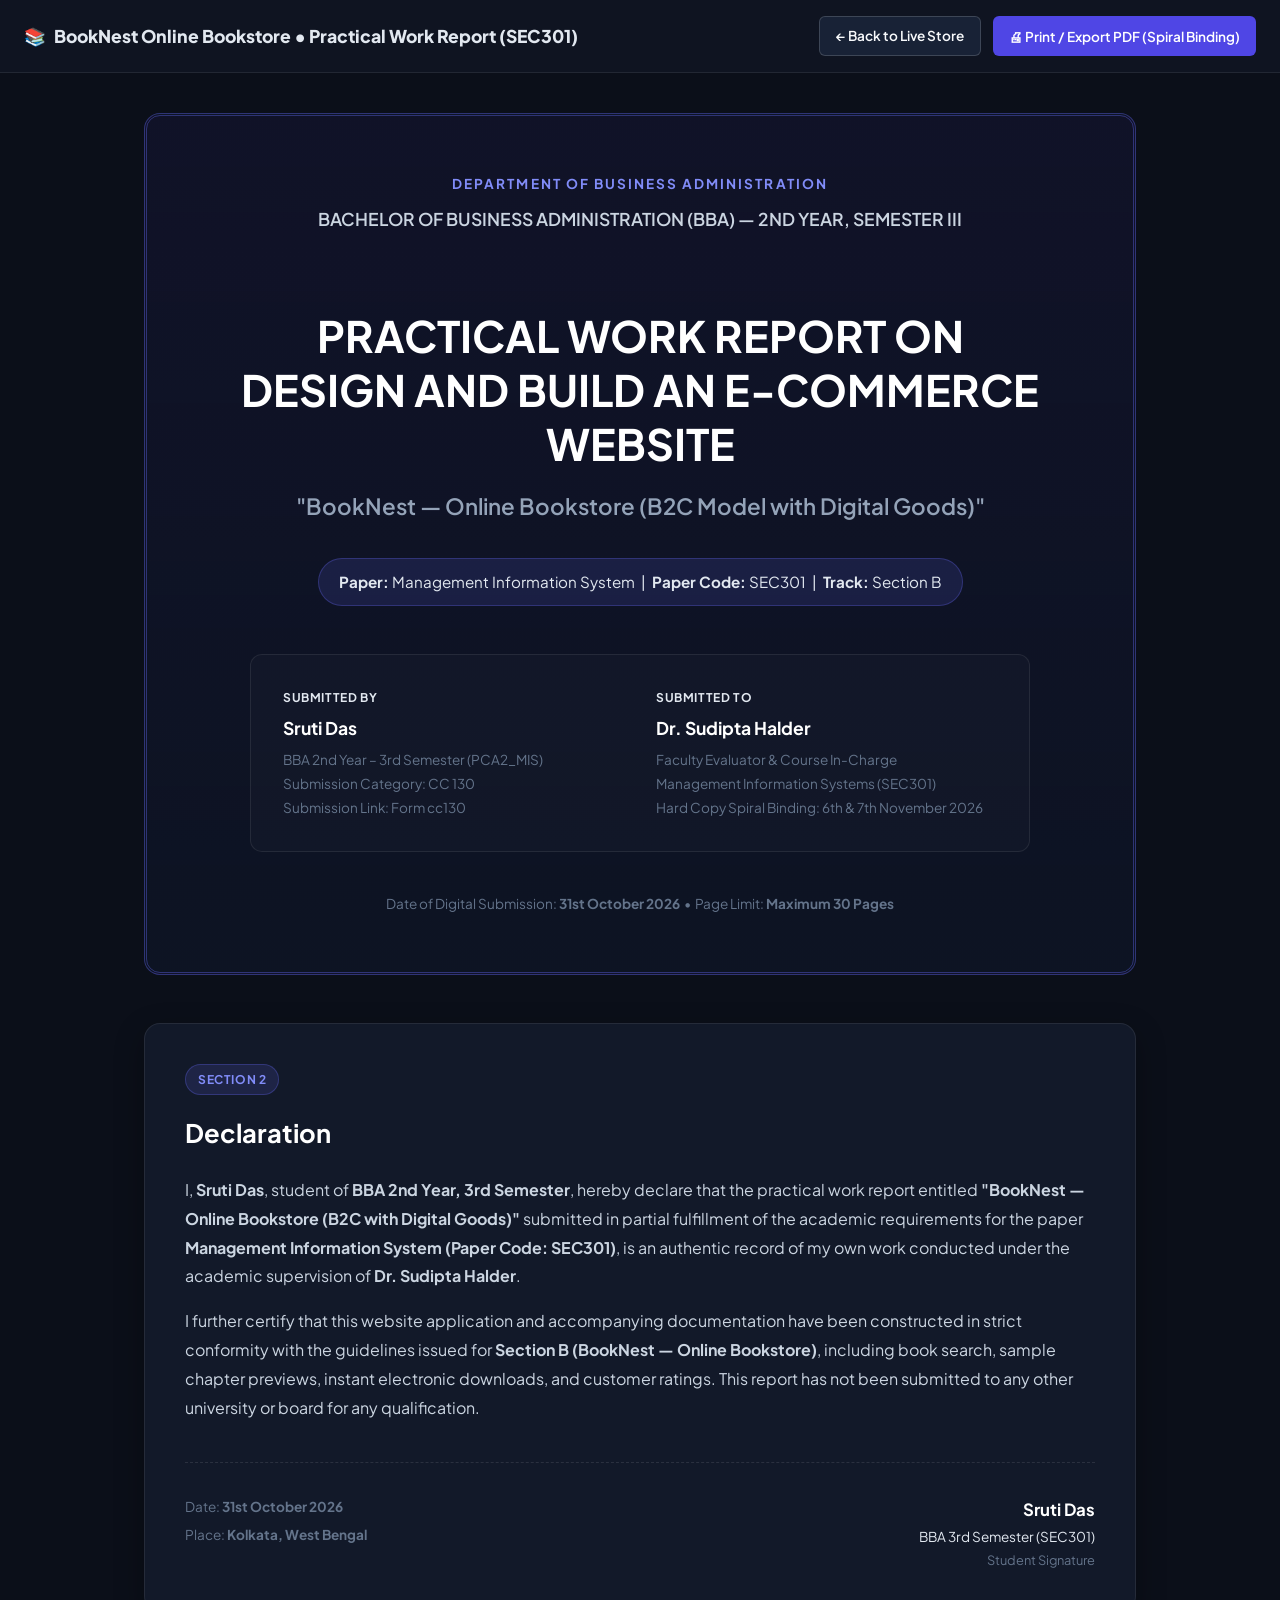
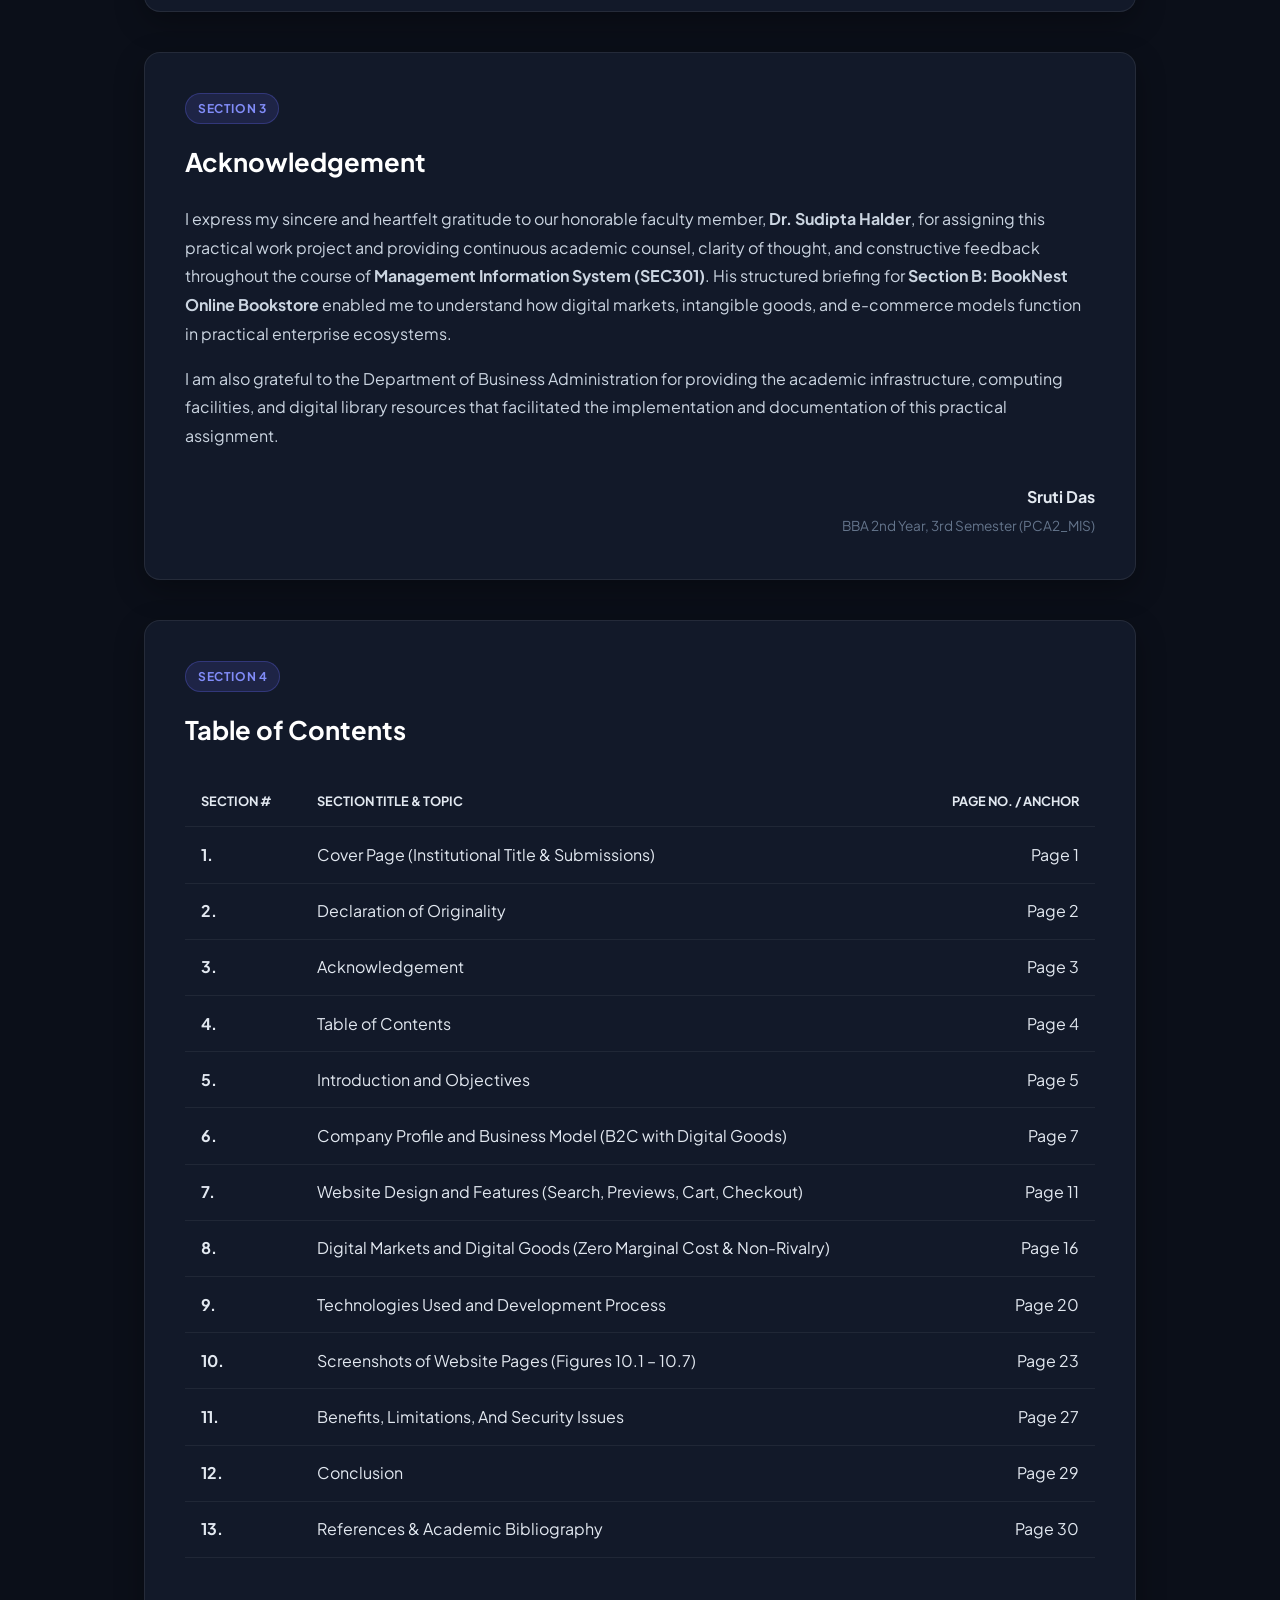
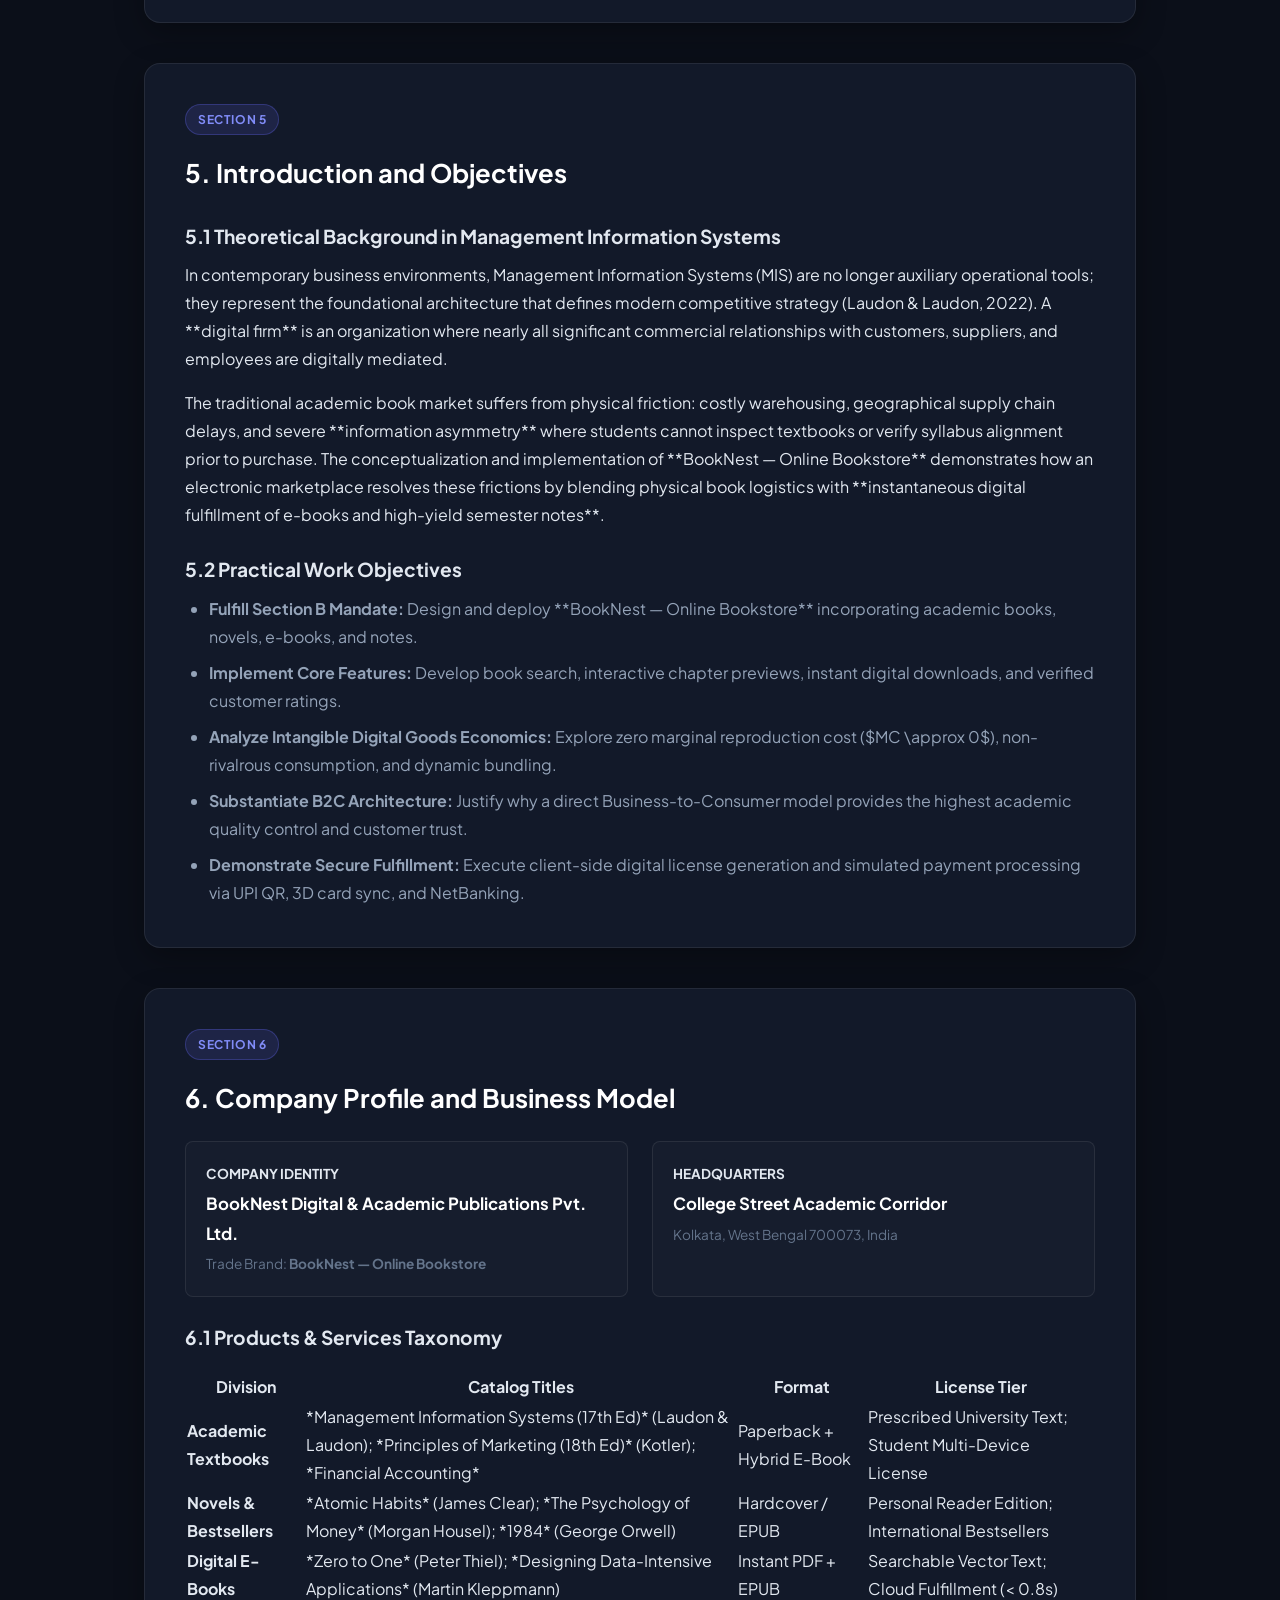
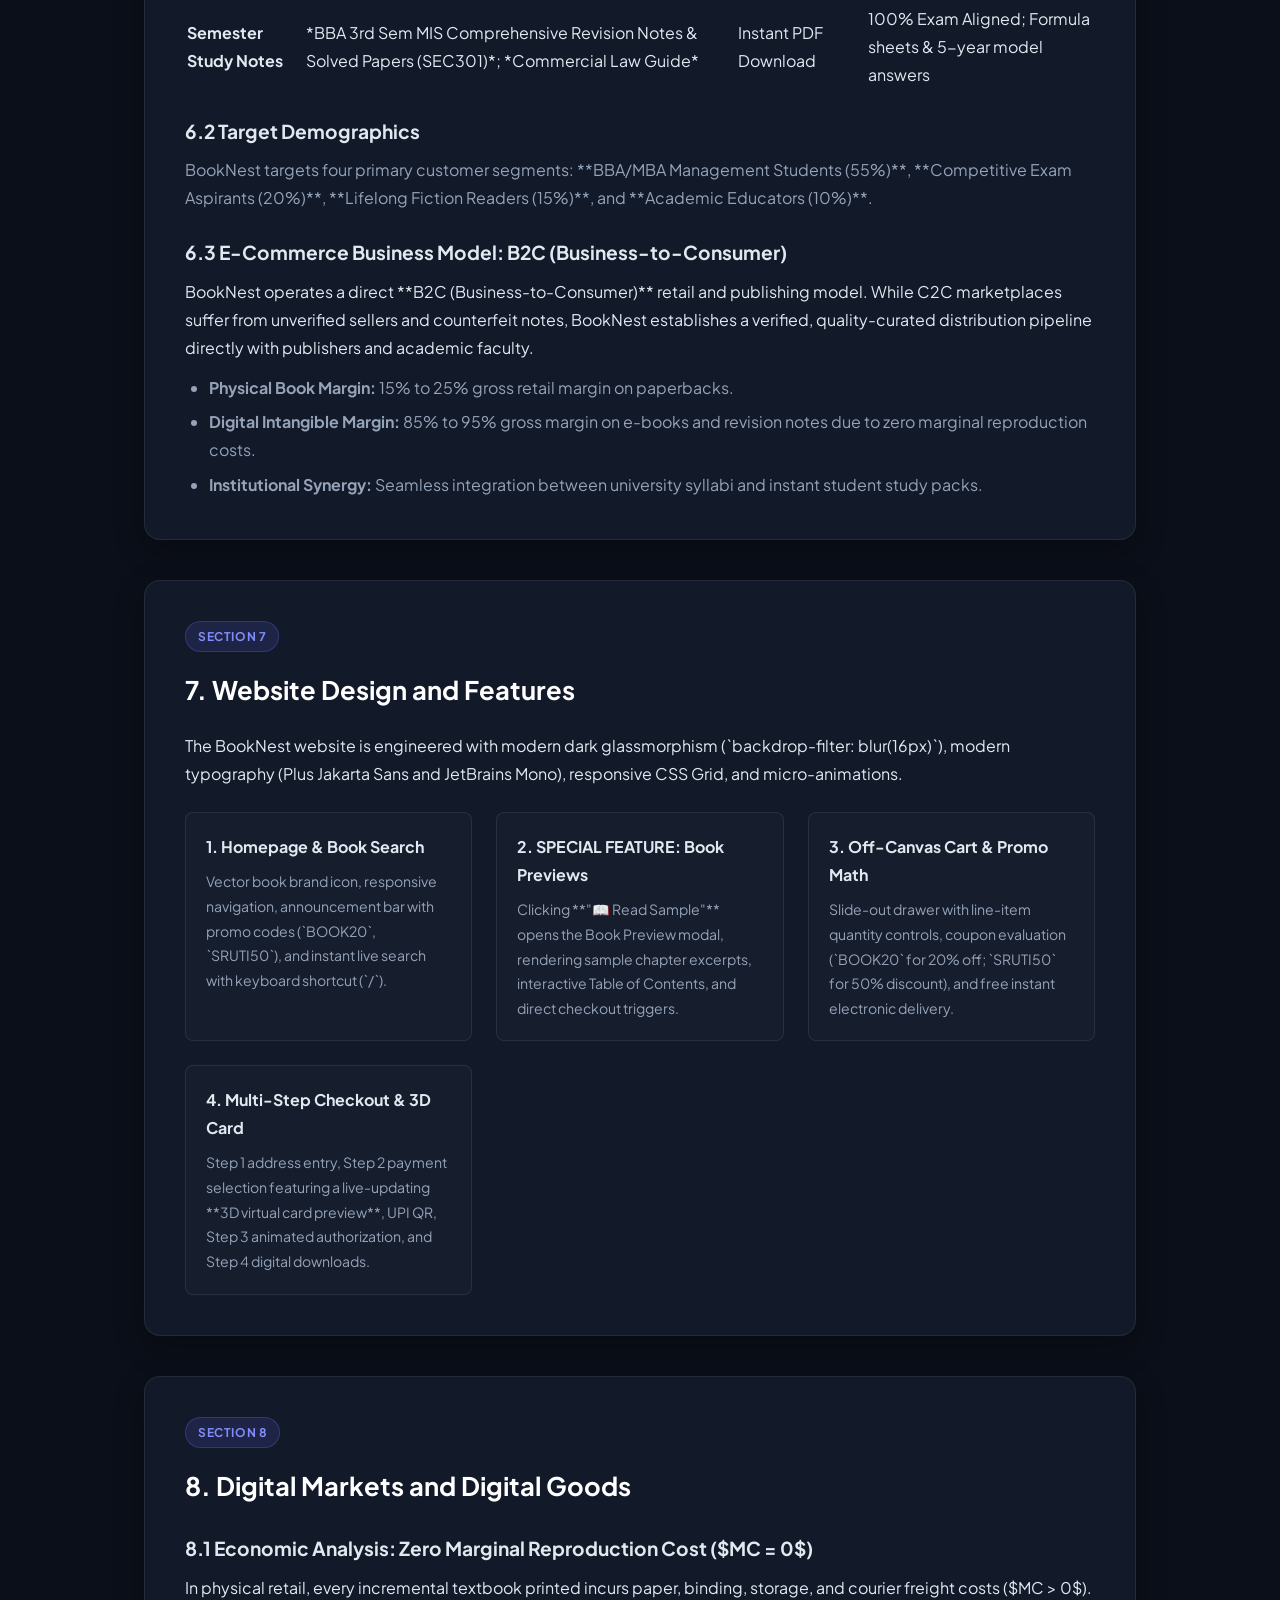
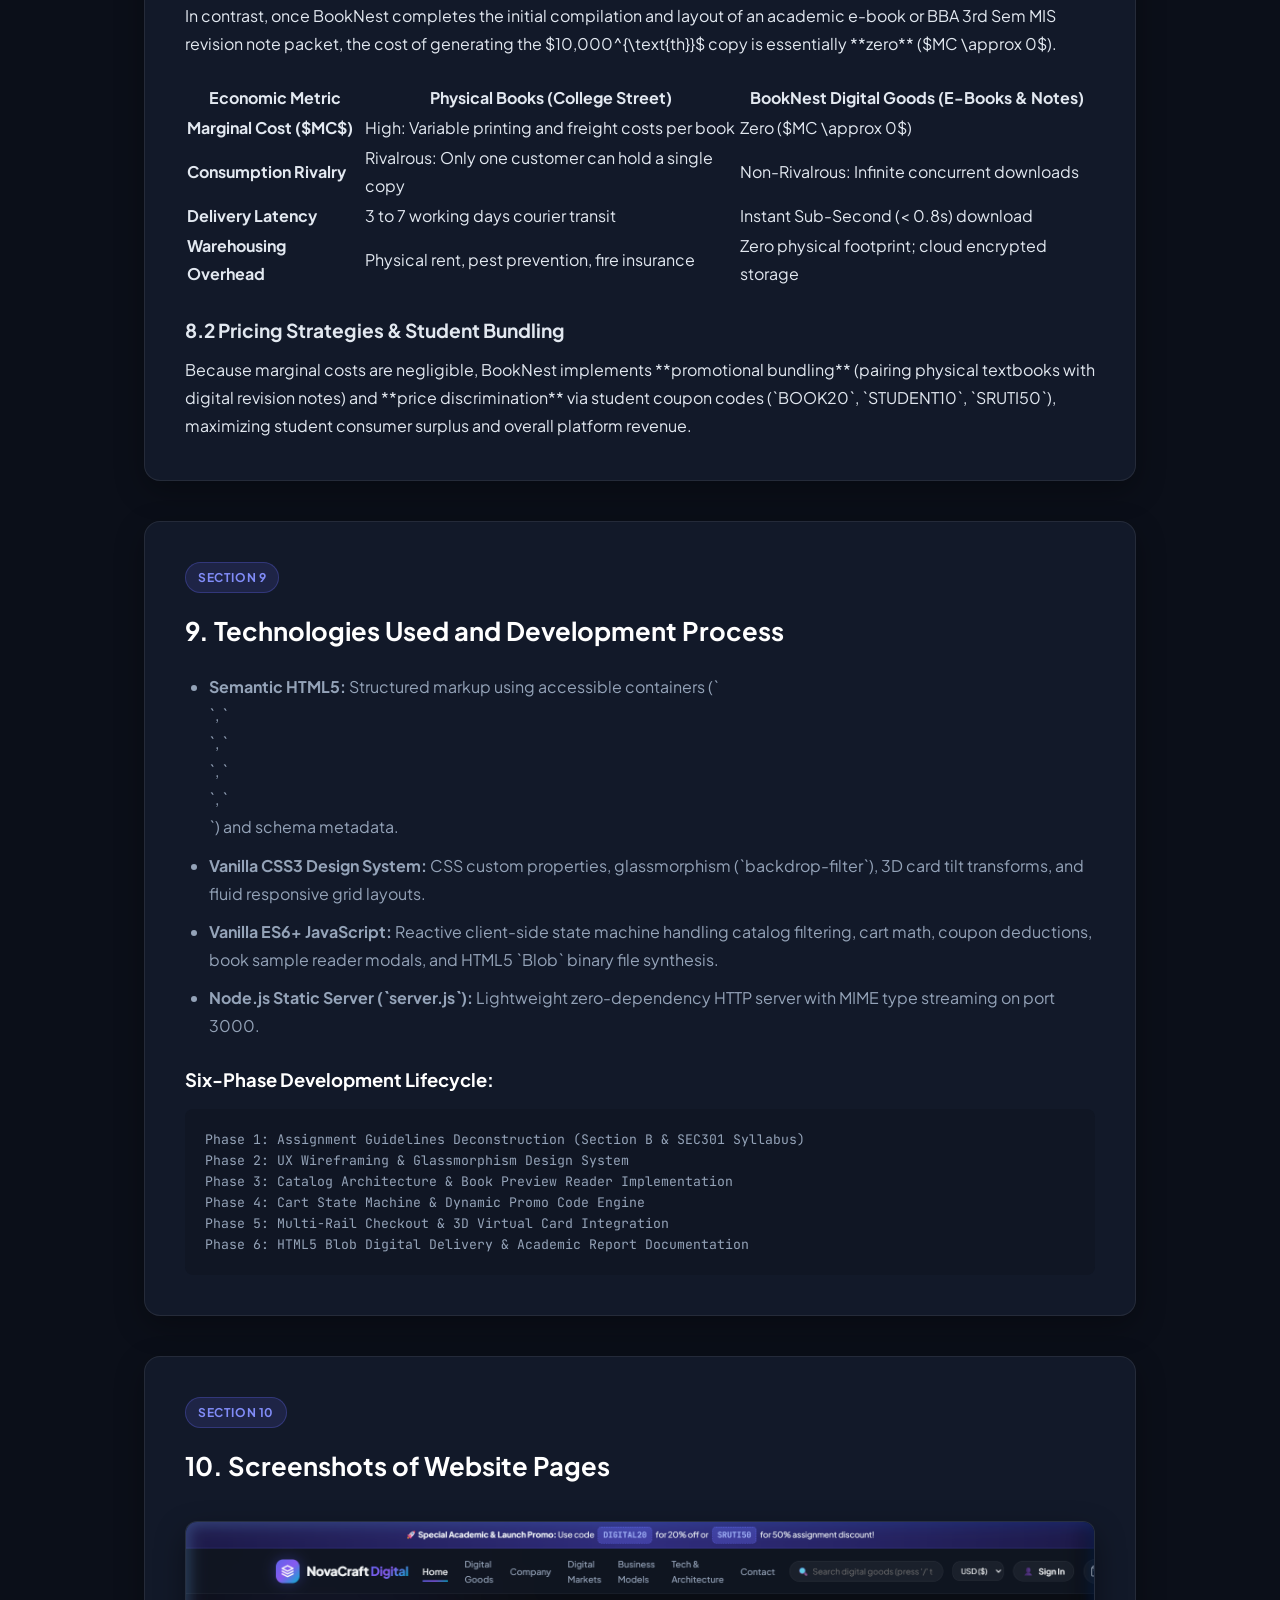
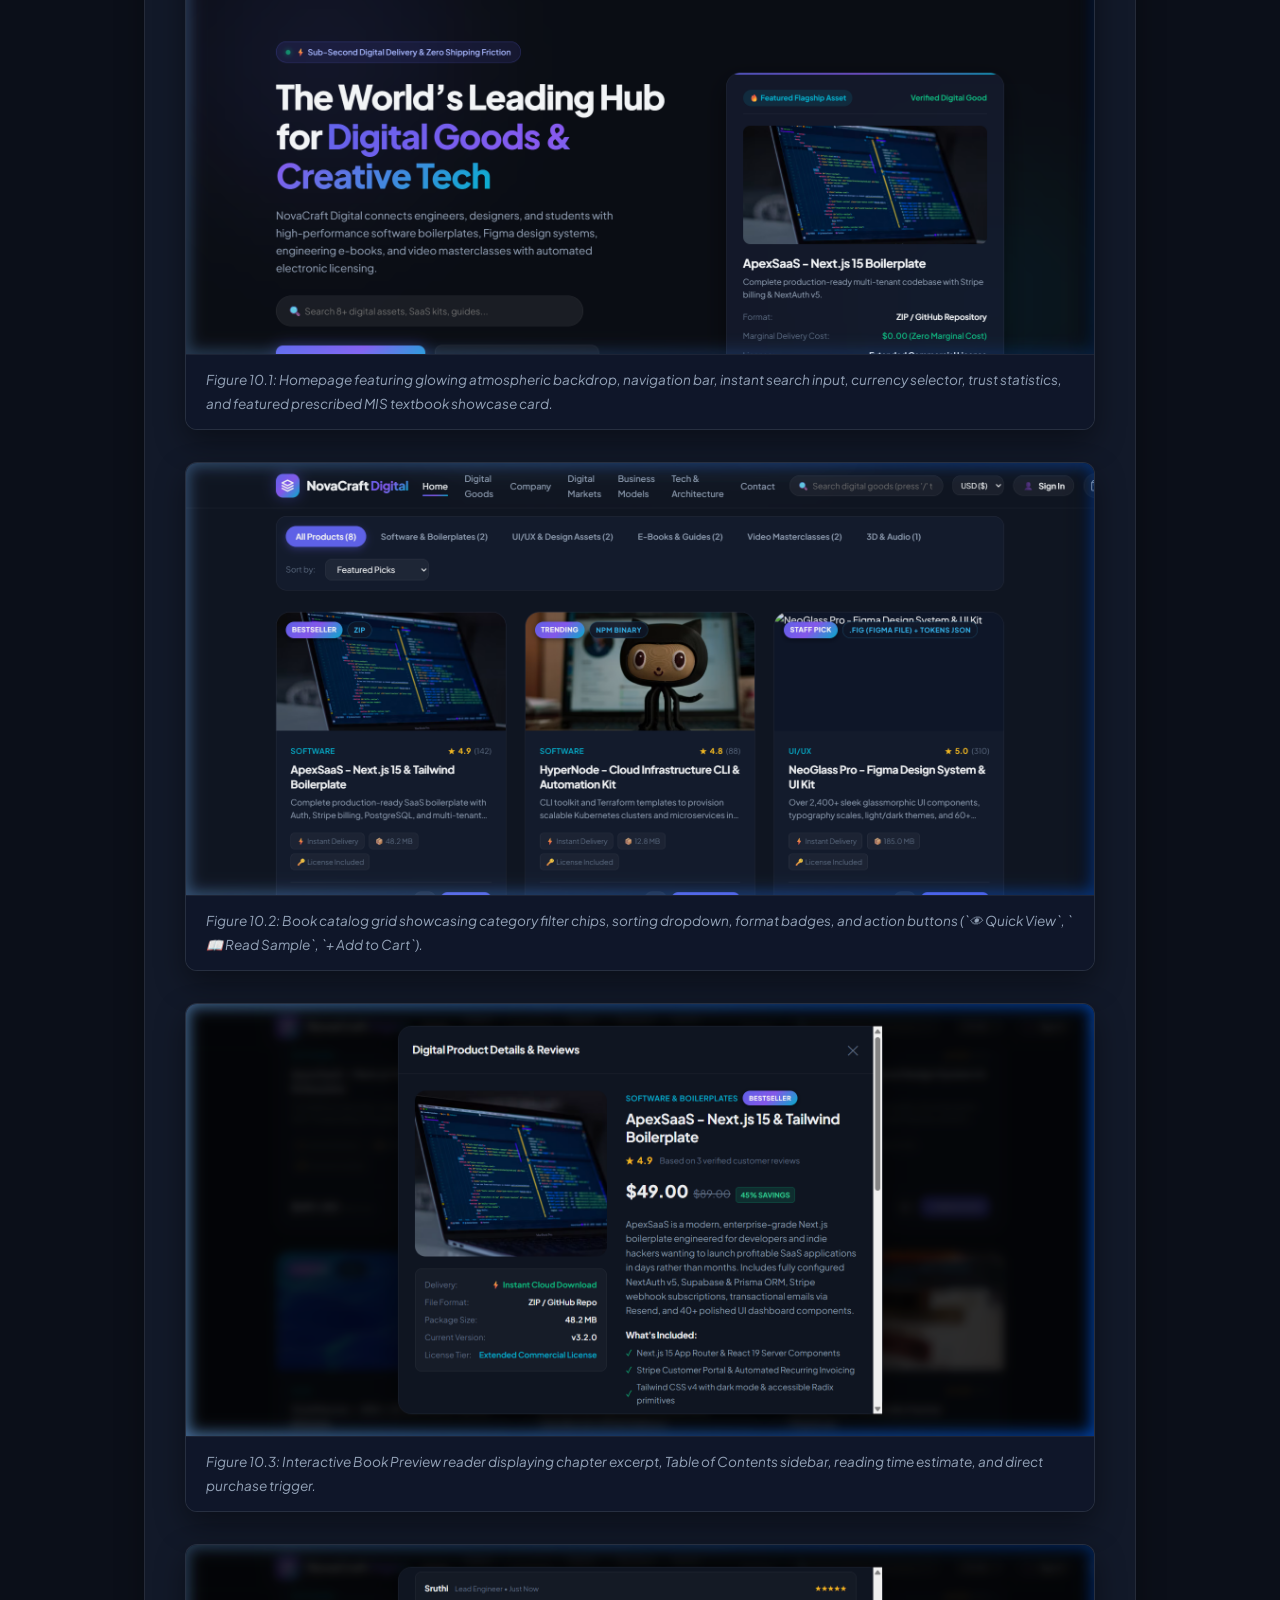
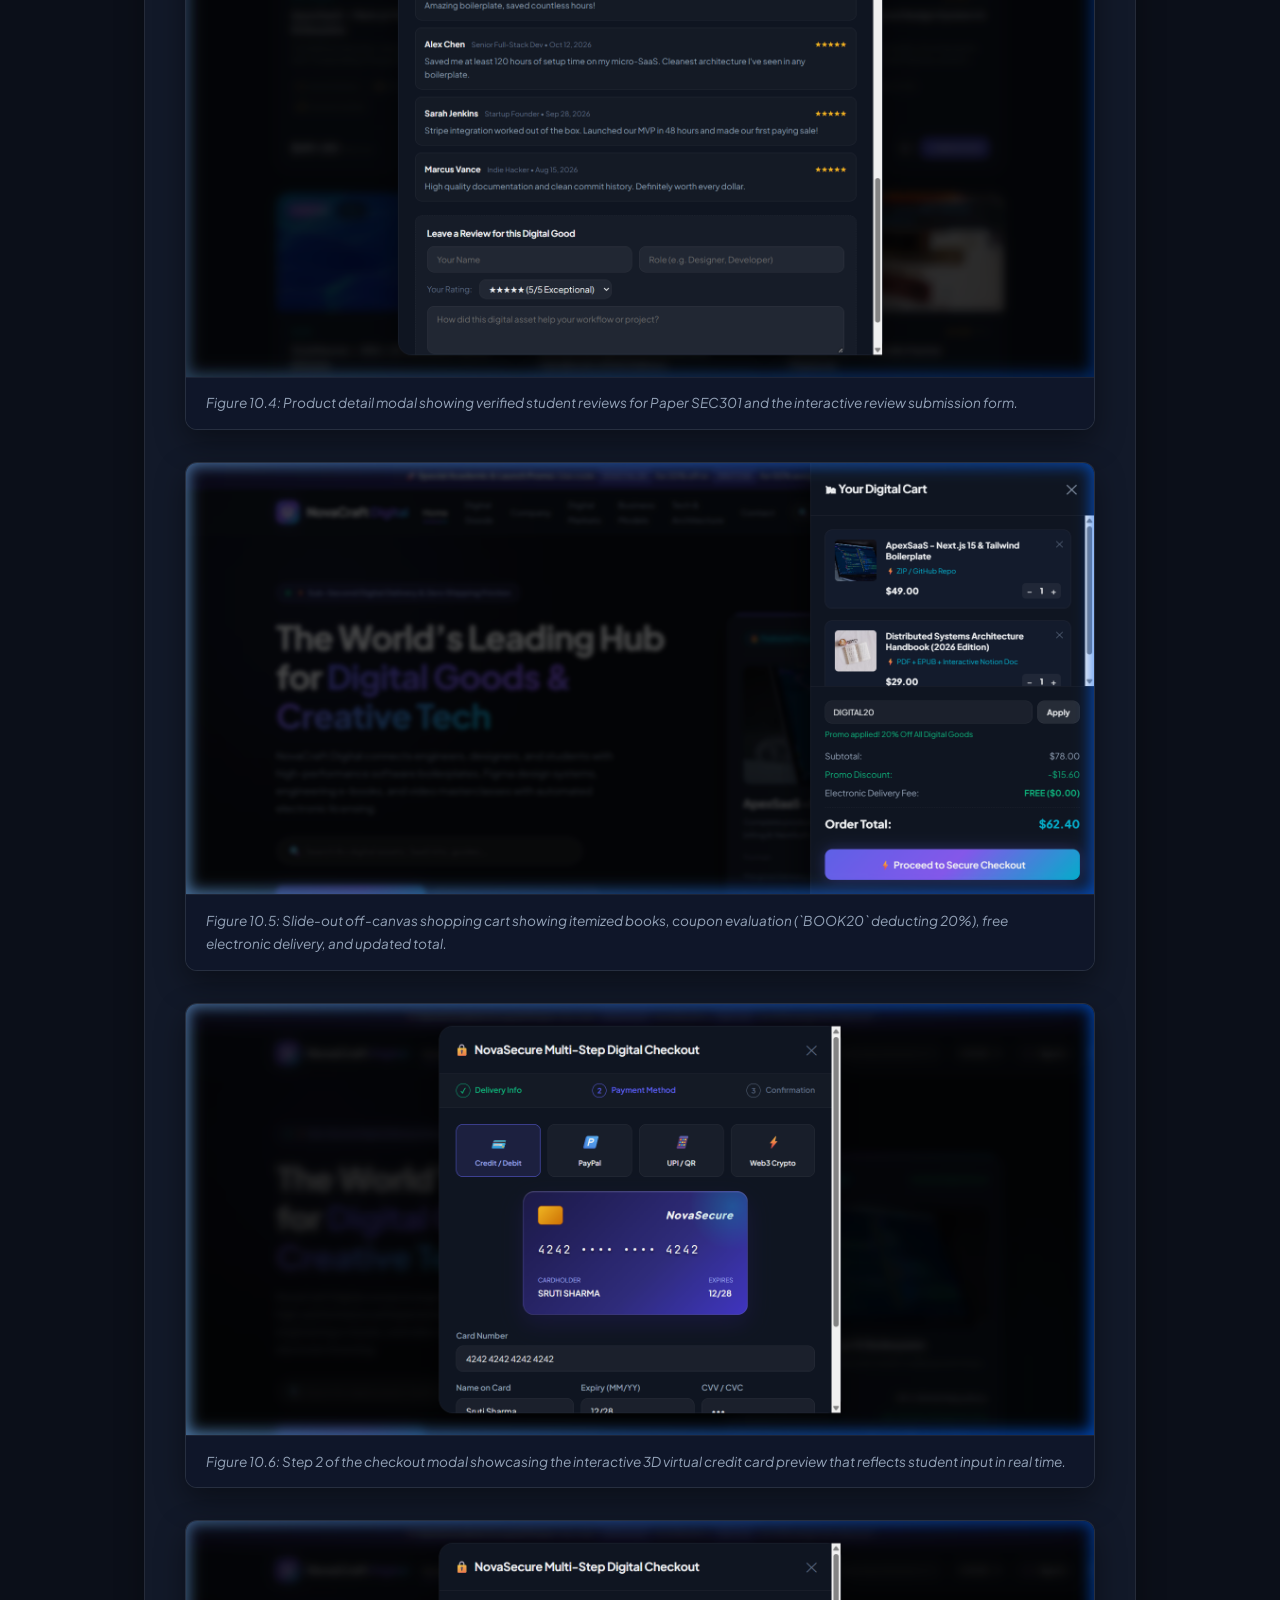
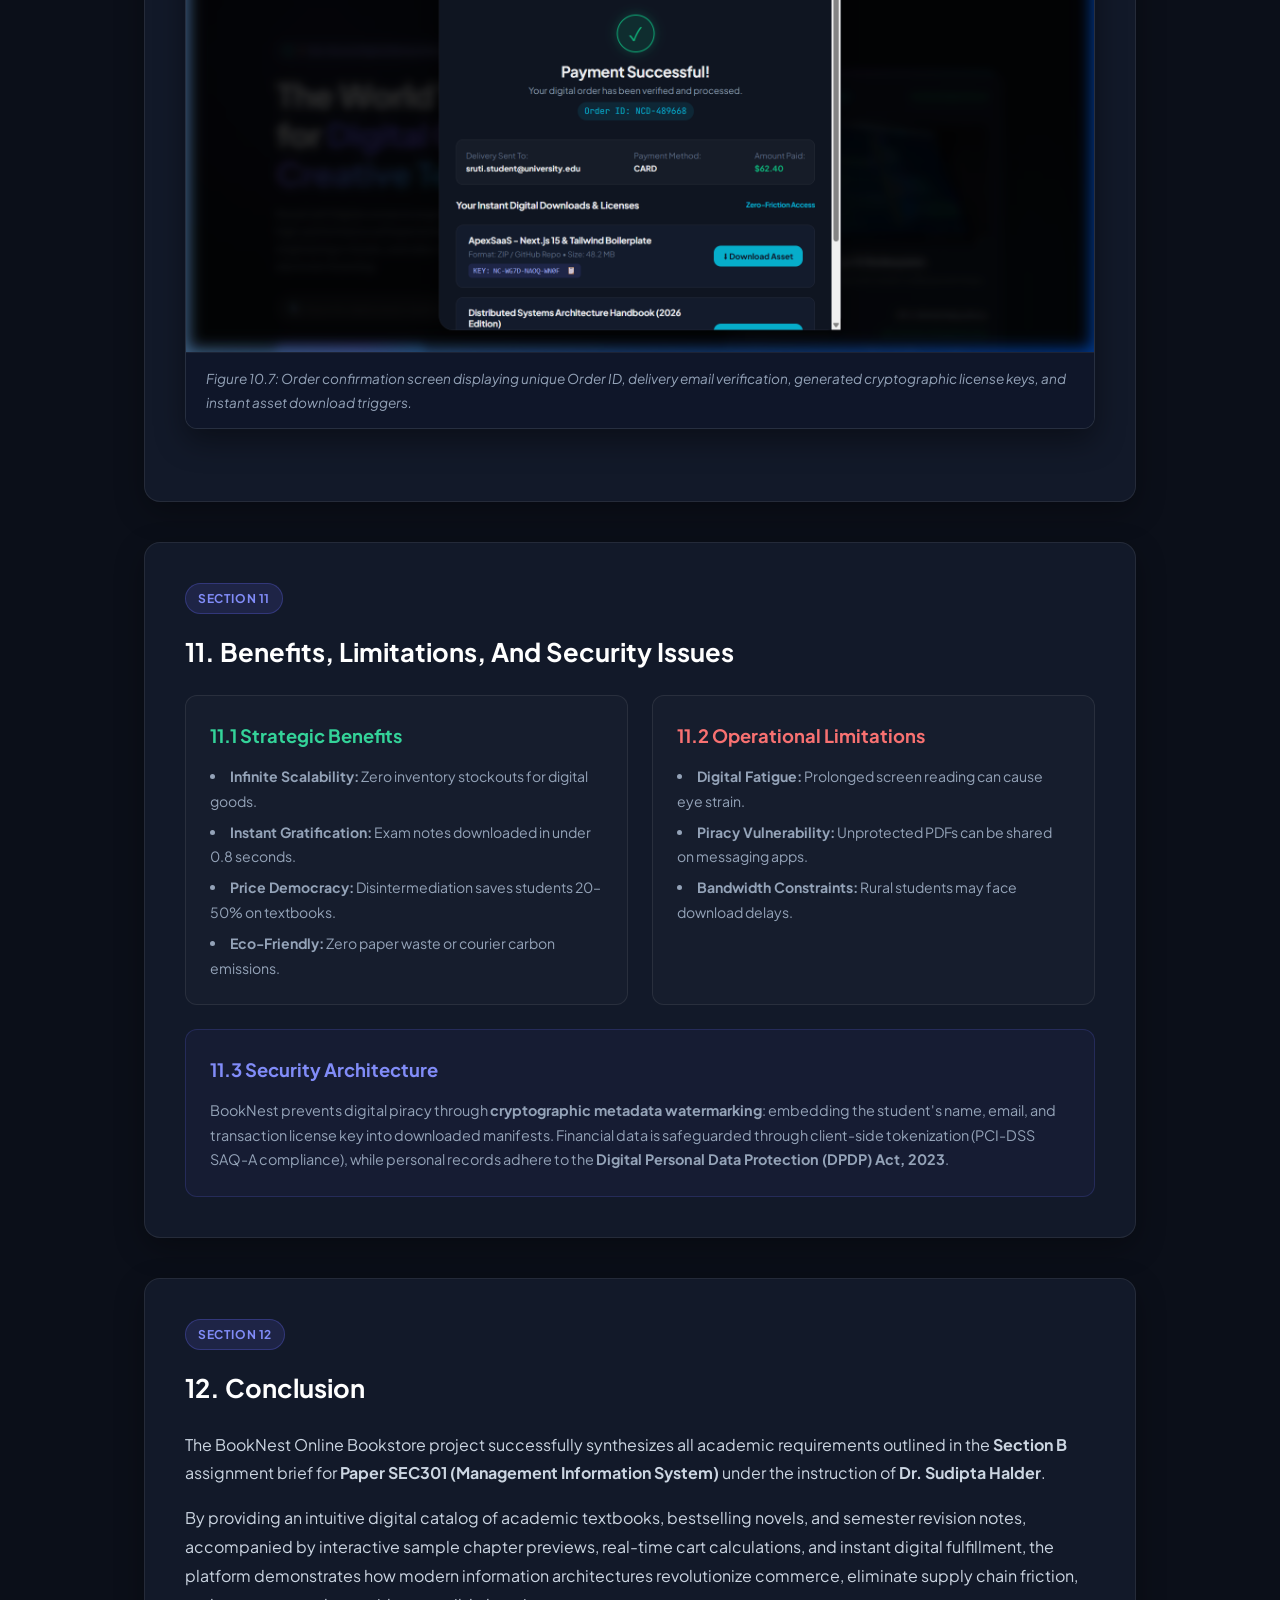
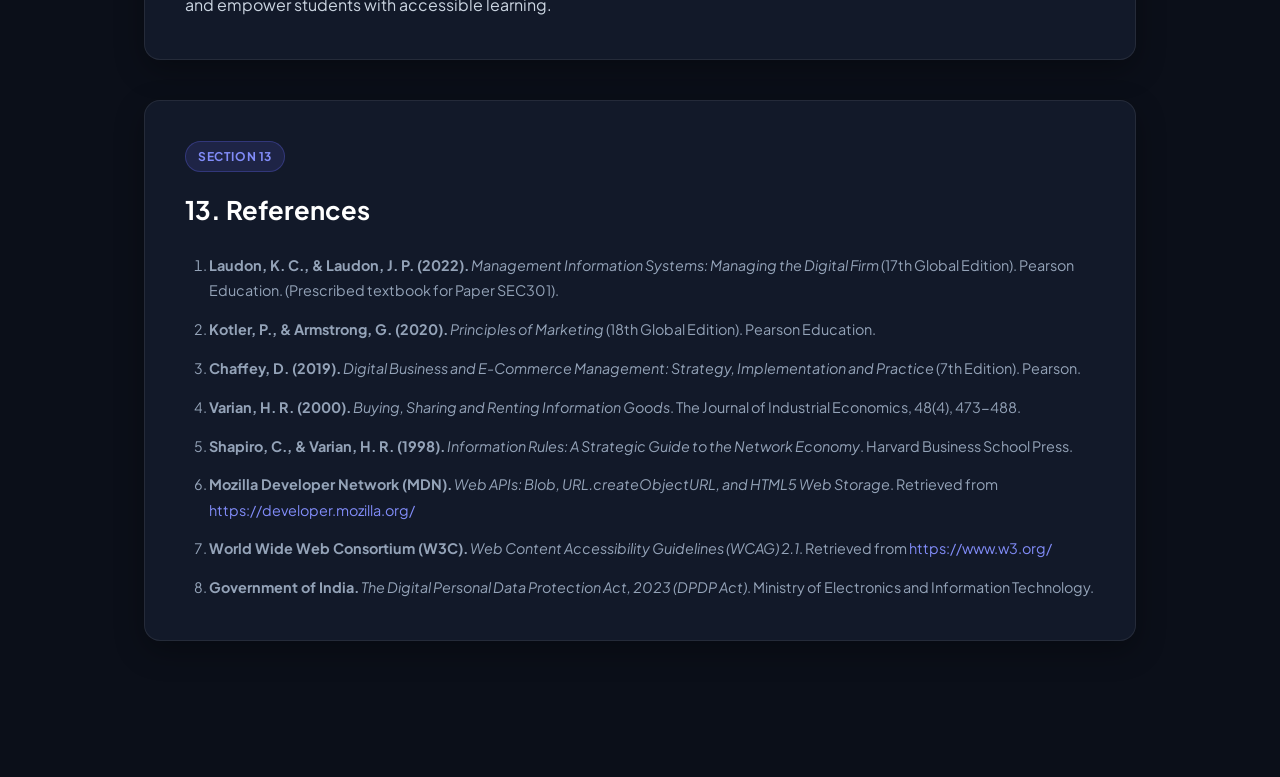
<file: report.html>
<!DOCTYPE html>
<html lang="en">
<head>
  <meta charset="UTF-8">
  <meta name="viewport" content="width=device-width, initial-scale=1.0">
  <title>BookNest Online Bookstore | Practical Work Report — Paper SEC301 (MIS)</title>
  <link rel="preconnect" href="https://fonts.googleapis.com">
  <link rel="preconnect" href="https://fonts.gstatic.com" crossorigin>
  <link href="https://fonts.googleapis.com/css2?family=JetBrains+Mono:wght@400;600&family=Plus+Jakarta+Sans:wght@400;500;600;700;800&family=Newsreader:ital,opsz,wght@0,6..72,400;0,6..72,600;1,6..72,400&display=swap" rel="stylesheet">
  <link rel="stylesheet" href="styles.css">
  <style>
    body {
      background-color: #0b0f19;
      color: #e2e8f0;
      line-height: 1.75;
      font-family: 'Plus Jakarta Sans', sans-serif;
    }
    .report-container {
      max-width: 1040px;
      margin: 0 auto;
      padding: 2.5rem 1.5rem 6rem;
    }
    .report-card {
      background: rgba(22, 30, 49, 0.7);
      border: 1px solid rgba(255, 255, 255, 0.08);
      border-radius: var(--radius-xl);
      padding: 2.5rem;
      margin-bottom: 2.5rem;
      box-shadow: 0 10px 30px rgba(0, 0, 0, 0.3);
    }
    .report-badge {
      display: inline-block;
      background: rgba(99, 102, 241, 0.15);
      color: #818cf8;
      border: 1px solid rgba(99, 102, 241, 0.3);
      padding: 0.25rem 0.75rem;
      border-radius: var(--radius-full);
      font-size: 0.75rem;
      font-weight: 700;
      margin-bottom: 1rem;
      text-transform: uppercase;
      letter-spacing: 0.05em;
    }
    .screenshot-figure {
      margin: 2rem 0;
      border-radius: var(--radius-lg);
      overflow: hidden;
      border: 1px solid rgba(255, 255, 255, 0.1);
      background: #0f172a;
      box-shadow: 0 12px 30px rgba(0,0,0,0.4);
    }
    .screenshot-figure img {
      width: 100%;
      display: block;
    }
    .screenshot-caption {
      padding: 0.85rem 1.25rem;
      font-size: 0.85rem;
      color: #94a3b8;
      background: rgba(15, 23, 42, 0.95);
      border-top: 1px solid rgba(255, 255, 255, 0.06);
      font-style: italic;
    }
    .cover-box {
      border: 3px double rgba(99, 102, 241, 0.4);
      border-radius: var(--radius-xl);
      padding: 3.5rem 2rem;
      text-align: center;
      margin-bottom: 3rem;
      background: linear-gradient(180deg, rgba(30, 27, 75, 0.3) 0%, rgba(15, 23, 42, 0.6) 100%);
    }
    .toc-table {
      width: 100%;
      border-collapse: collapse;
      margin: 1.5rem 0;
    }
    .toc-table td, .toc-table th {
      padding: 0.85rem 1rem;
      border-bottom: 1px solid rgba(255, 255, 255, 0.06);
    }
    .toc-table th {
      text-align: left;
      color: var(--accent-secondary);
      font-size: 0.8rem;
      text-transform: uppercase;
    }
    .toc-table tr:hover td {
      background: rgba(255, 255, 255, 0.02);
    }
    .signature-grid {
      display: grid;
      grid-template-columns: 1fr 1fr;
      gap: 3rem;
      margin-top: 2.5rem;
      padding-top: 2rem;
      border-top: 1px dashed rgba(255,255,255,0.1);
    }
    .nav-bar-sticky {
      display: flex;
      justify-content: space-between;
      align-items: center;
      padding: 1rem 1.5rem;
      background: rgba(16, 22, 35, 0.9);
      backdrop-filter: blur(16px);
      border-bottom: 1px solid var(--border-subtle);
      position: sticky;
      top: 0;
      z-index: 100;
    }
    @media print {
      .nav-bar-sticky, .no-print { display: none !important; }
      body { background: #fff !important; color: #111 !important; }
      .report-card {
        border: 1px solid #ccc !important;
        box-shadow: none !important;
        background: #fff !important;
        color: #111 !important;
        page-break-inside: avoid;
        margin-bottom: 2rem !important;
      }
      .cover-box {
        border: 2px solid #000 !important;
        background: #fff !important;
        color: #000 !important;
        page-break-after: always;
      }
      h1, h2, h3, h4 { color: #000 !important; }
      a { color: #000 !important; text-decoration: underline; }
      .screenshot-figure { border: 1px solid #999 !important; box-shadow: none !important; }
      .screenshot-caption { background: #f1f5f9 !important; color: #333 !important; }
    }
  </style>
</head>
<body>
  <!-- Sticky Print / Back Navigation -->
  <div class="nav-bar-sticky">
    <div style="font-weight: 800; font-size: 1.1rem; display: flex; align-items: center; gap: 0.5rem;">
      <span style="color: #6366f1;">📚</span>
      <span>BookNest Online Bookstore • Practical Work Report (SEC301)</span>
    </div>
    <div style="display: flex; gap: 0.75rem;">
      <a href="index.html" class="btn-secondary" style="padding: 0.45rem 1rem; font-size: 0.85rem;">
        ← Back to Live Store
      </a>
      <button onclick="window.print()" class="btn-primary" style="padding: 0.45rem 1rem; font-size: 0.85rem;">
        🖨 Print / Export PDF (Spiral Binding)
      </button>
    </div>
  </div>

  <div class="report-container">
    <!-- =======================================================================
         1. Cover Page (Mandated by Classroom Instructions)
         ======================================================================= -->
    <div class="cover-box" id="coverPage">
      <div style="font-size: 0.85rem; font-weight: 700; letter-spacing: 0.15em; color: #818cf8; text-transform: uppercase; margin-bottom: 0.5rem;">
        DEPARTMENT OF BUSINESS ADMINISTRATION
      </div>
      <div style="font-size: 1.1rem; font-weight: 600; color: #cbd5e1; margin-bottom: 2rem;">
        BACHELOR OF BUSINESS ADMINISTRATION (BBA) — 2ND YEAR, SEMESTER III
      </div>

      <div style="width: 80px; height: 2px; background: var(--accent-secondary); margin: 0 auto 2.5rem;"></div>

      <h1 style="font-size: clamp(2rem, 3.5vw, 2.7rem); line-height: 1.25; margin-bottom: 1rem; color: #fff;">
        PRACTICAL WORK REPORT ON<br>
        <span class="gradient-text">DESIGN AND BUILD AN E-COMMERCE WEBSITE</span>
      </h1>
      <h2 style="font-size: 1.4rem; font-weight: 600; color: #94a3b8; margin-bottom: 2rem;">
        "BookNest — Online Bookstore (B2C Model with Digital Goods)"
      </h2>

      <div style="display: inline-block; background: rgba(99, 102, 241, 0.15); border: 1px solid rgba(99, 102, 241, 0.3); padding: 0.6rem 1.25rem; border-radius: var(--radius-full); font-size: 0.95rem; margin-bottom: 3rem;">
        <strong>Paper:</strong> Management Information System &nbsp;|&nbsp; <strong>Paper Code:</strong> SEC301 &nbsp;|&nbsp; <strong>Track:</strong> Section B
      </div>

      <div style="display: grid; grid-template-columns: 1fr 1fr; gap: 2rem; max-width: 780px; margin: 0 auto; text-align: left; background: rgba(255,255,255,0.02); padding: 2rem; border-radius: var(--radius-lg); border: 1px solid var(--border-subtle);">
        <div>
          <div style="font-size: 0.75rem; text-transform: uppercase; letter-spacing: 0.05em; color: var(--accent-secondary); font-weight: 700; margin-bottom: 0.35rem;">
            Submitted By
          </div>
          <div style="font-size: 1.1rem; font-weight: 700; color: #fff;">Sruti Das</div>
          <div style="font-size: 0.85rem; color: var(--text-muted); margin-top: 0.25rem;">BBA 2nd Year – 3rd Semester (PCA2_MIS)</div>
          <div style="font-size: 0.85rem; color: var(--text-muted);">Submission Category: CC 130</div>
          <div style="font-size: 0.85rem; color: var(--text-muted);">Submission Link: Form cc130</div>
        </div>

        <div>
          <div style="font-size: 0.75rem; text-transform: uppercase; letter-spacing: 0.05em; color: var(--accent-secondary); font-weight: 700; margin-bottom: 0.35rem;">
            Submitted To
          </div>
          <div style="font-size: 1.1rem; font-weight: 700; color: #fff;">Dr. Sudipta Halder</div>
          <div style="font-size: 0.85rem; color: var(--text-muted); margin-top: 0.25rem;">Faculty Evaluator & Course In-Charge</div>
          <div style="font-size: 0.85rem; color: var(--text-muted);">Management Information Systems (SEC301)</div>
          <div style="font-size: 0.85rem; color: var(--text-muted);">Hard Copy Spiral Binding: 6th & 7th November 2026</div>
        </div>
      </div>

      <div style="margin-top: 2.5rem; font-size: 0.85rem; color: var(--text-muted);">
        Date of Digital Submission: <strong>31st October 2026</strong> &nbsp;•&nbsp; Page Limit: <strong>Maximum 30 Pages</strong>
      </div>
    </div>

    <!-- =======================================================================
         2. Declaration
         ======================================================================= -->
    <section class="report-card" id="declaration">
      <span class="report-badge">Section 2</span>
      <h2 style="font-size: 1.6rem; margin-bottom: 1.25rem; color: #fff;">Declaration</h2>
      <p style="font-size: 1rem; line-height: 1.8; color: #cbd5e1;">
        I, <strong>Sruti Das</strong>, student of <strong>BBA 2nd Year, 3rd Semester</strong>, hereby declare that the practical work report entitled <strong>"BookNest — Online Bookstore (B2C with Digital Goods)"</strong> submitted in partial fulfillment of the academic requirements for the paper <strong>Management Information System (Paper Code: SEC301)</strong>, is an authentic record of my own work conducted under the academic supervision of <strong>Dr. Sudipta Halder</strong>.
      </p>
      <p style="font-size: 1rem; line-height: 1.8; color: #cbd5e1; margin-top: 1rem;">
        I further certify that this website application and accompanying documentation have been constructed in strict conformity with the guidelines issued for <strong>Section B (BookNest — Online Bookstore)</strong>, including book search, sample chapter previews, instant electronic downloads, and customer ratings. This report has not been submitted to any other university or board for any qualification.
      </p>

      <div class="signature-grid">
        <div>
          <div style="font-size: 0.85rem; color: var(--text-muted);">Date: <strong>31st October 2026</strong></div>
          <div style="font-size: 0.85rem; color: var(--text-muted); margin-top: 0.25rem;">Place: <strong>Kolkata, West Bengal</strong></div>
        </div>
        <div style="text-align: right;">
          <div style="font-weight: 700; color: #fff; font-size: 1.05rem;">Sruti Das</div>
          <div style="font-size: 0.85rem; color: var(--accent-secondary);">BBA 3rd Semester (SEC301)</div>
          <div style="font-size: 0.8rem; color: var(--text-muted);">Student Signature</div>
        </div>
      </div>
    </section>

    <!-- =======================================================================
         3. Acknowledgement
         ======================================================================= -->
    <section class="report-card" id="acknowledgement">
      <span class="report-badge">Section 3</span>
      <h2 style="font-size: 1.6rem; margin-bottom: 1.25rem; color: #fff;">Acknowledgement</h2>
      <p style="font-size: 1rem; line-height: 1.8; color: #cbd5e1;">
        I express my sincere and heartfelt gratitude to our honorable faculty member, <strong>Dr. Sudipta Halder</strong>, for assigning this practical work project and providing continuous academic counsel, clarity of thought, and constructive feedback throughout the course of <strong>Management Information System (SEC301)</strong>. His structured briefing for <strong>Section B: BookNest Online Bookstore</strong> enabled me to understand how digital markets, intangible goods, and e-commerce models function in practical enterprise ecosystems.
      </p>
      <p style="font-size: 1rem; line-height: 1.8; color: #cbd5e1; margin-top: 1rem;">
        I am also grateful to the Department of Business Administration for providing the academic infrastructure, computing facilities, and digital library resources that facilitated the implementation and documentation of this practical assignment.
      </p>
      <div style="text-align: right; margin-top: 2rem;">
        <strong>Sruti Das</strong><br>
        <span style="font-size: 0.85rem; color: var(--text-muted);">BBA 2nd Year, 3rd Semester (PCA2_MIS)</span>
      </div>
    </section>

    <!-- =======================================================================
         4. Table of Contents
         ======================================================================= -->
    <section class="report-card" id="tableOfContents">
      <span class="report-badge">Section 4</span>
      <h2 style="font-size: 1.6rem; margin-bottom: 1.25rem; color: #fff;">Table of Contents</h2>
      <table class="toc-table">
        <thead>
          <tr>
            <th>Section #</th>
            <th>Section Title & Topic</th>
            <th style="text-align: right;">Page No. / Anchor</th>
          </tr>
        </thead>
        <tbody>
          <tr><td><strong>1.</strong></td><td><a href="#coverPage">Cover Page (Institutional Title & Submissions)</a></td><td style="text-align: right;">Page 1</td></tr>
          <tr><td><strong>2.</strong></td><td><a href="#declaration">Declaration of Originality</a></td><td style="text-align: right;">Page 2</td></tr>
          <tr><td><strong>3.</strong></td><td><a href="#acknowledgement">Acknowledgement</a></td><td style="text-align: right;">Page 3</td></tr>
          <tr><td><strong>4.</strong></td><td><a href="#tableOfContents">Table of Contents</a></td><td style="text-align: right;">Page 4</td></tr>
          <tr><td><strong>5.</strong></td><td><a href="#introObjectives">Introduction and Objectives</a></td><td style="text-align: right;">Page 5</td></tr>
          <tr><td><strong>6.</strong></td><td><a href="#companyProfile">Company Profile and Business Model (B2C with Digital Goods)</a></td><td style="text-align: right;">Page 7</td></tr>
          <tr><td><strong>7.</strong></td><td><a href="#websiteDesign">Website Design and Features (Search, Previews, Cart, Checkout)</a></td><td style="text-align: right;">Page 11</td></tr>
          <tr><td><strong>8.</strong></td><td><a href="#digitalMarkets">Digital Markets and Digital Goods (Zero Marginal Cost & Non-Rivalry)</a></td><td style="text-align: right;">Page 16</td></tr>
          <tr><td><strong>9.</strong></td><td><a href="#techDevelopment">Technologies Used and Development Process</a></td><td style="text-align: right;">Page 20</td></tr>
          <tr><td><strong>10.</strong></td><td><a href="#screenshots">Screenshots of Website Pages (Figures 10.1 – 10.7)</a></td><td style="text-align: right;">Page 23</td></tr>
          <tr><td><strong>11.</strong></td><td><a href="#benefitsSecurity">Benefits, Limitations, And Security Issues</a></td><td style="text-align: right;">Page 27</td></tr>
          <tr><td><strong>12.</strong></td><td><a href="#conclusion">Conclusion</a></td><td style="text-align: right;">Page 29</td></tr>
          <tr><td><strong>13.</strong></td><td><a href="#references">References & Academic Bibliography</a></td><td style="text-align: right;">Page 30</td></tr>
        </tbody>
      </table>
    </section>

    <!-- =======================================================================
         5. Introduction and Objectives
         ======================================================================= -->
    <section class="report-card" id="introObjectives">
      <span class="report-badge">Section 5</span>
      <h2 style="font-size: 1.6rem; margin-bottom: 1.25rem; color: #fff;">5. Introduction and Objectives</h2>
      
      <h3 style="font-size: 1.2rem; color: var(--accent-secondary); margin: 1.5rem 0 0.5rem;">5.1 Theoretical Background in Management Information Systems</h3>
      <p>
        In contemporary business environments, Management Information Systems (MIS) are no longer auxiliary operational tools; they represent the foundational architecture that defines modern competitive strategy (Laudon & Laudon, 2022). A **digital firm** is an organization where nearly all significant commercial relationships with customers, suppliers, and employees are digitally mediated.
      </p>
      <p style="margin-top: 1rem;">
        The traditional academic book market suffers from physical friction: costly warehousing, geographical supply chain delays, and severe **information asymmetry** where students cannot inspect textbooks or verify syllabus alignment prior to purchase. The conceptualization and implementation of **BookNest — Online Bookstore** demonstrates how an electronic marketplace resolves these frictions by blending physical book logistics with **instantaneous digital fulfillment of e-books and high-yield semester notes**.
      </p>

      <h3 style="font-size: 1.2rem; color: var(--accent-secondary); margin: 1.5rem 0 0.5rem;">5.2 Practical Work Objectives</h3>
      <ul style="padding-left: 1.5rem; display: flex; flex-direction: column; gap: 0.5rem; color: var(--text-secondary);">
        <li><strong>Fulfill Section B Mandate:</strong> Design and deploy **BookNest — Online Bookstore** incorporating academic books, novels, e-books, and notes.</li>
        <li><strong>Implement Core Features:</strong> Develop book search, interactive chapter previews, instant digital downloads, and verified customer ratings.</li>
        <li><strong>Analyze Intangible Digital Goods Economics:</strong> Explore zero marginal reproduction cost ($MC \approx 0$), non-rivalrous consumption, and dynamic bundling.</li>
        <li><strong>Substantiate B2C Architecture:</strong> Justify why a direct Business-to-Consumer model provides the highest academic quality control and customer trust.</li>
        <li><strong>Demonstrate Secure Fulfillment:</strong> Execute client-side digital license generation and simulated payment processing via UPI QR, 3D card sync, and NetBanking.</li>
      </ul>
    </section>

    <!-- =======================================================================
         6. Company Profile and Business Model
         ======================================================================= -->
    <section class="report-card" id="companyProfile">
      <span class="report-badge">Section 6</span>
      <h2 style="font-size: 1.6rem; margin-bottom: 1.25rem; color: #fff;">6. Company Profile and Business Model</h2>

      <div style="display: grid; grid-template-columns: repeat(auto-fit, minmax(280px, 1fr)); gap: 1.5rem; margin-bottom: 1.5rem;">
        <div style="background: rgba(255,255,255,0.02); padding: 1.25rem; border-radius: var(--radius-md); border: 1px solid var(--border-subtle);">
          <h4 style="color: var(--accent-secondary); font-size: 0.85rem; text-transform: uppercase;">Company Identity</h4>
          <p style="font-size: 1.05rem; font-weight: 700; color: #fff; margin-top: 0.25rem;">BookNest Digital & Academic Publications Pvt. Ltd.</p>
          <p style="font-size: 0.85rem; color: var(--text-muted); margin-top: 0.25rem;">Trade Brand: <strong>BookNest — Online Bookstore</strong></p>
        </div>
        <div style="background: rgba(255,255,255,0.02); padding: 1.25rem; border-radius: var(--radius-md); border: 1px solid var(--border-subtle);">
          <h4 style="color: var(--accent-secondary); font-size: 0.85rem; text-transform: uppercase;">Headquarters</h4>
          <p style="font-size: 1.05rem; font-weight: 700; color: #fff; margin-top: 0.25rem;">College Street Academic Corridor</p>
          <p style="font-size: 0.85rem; color: var(--text-muted); margin-top: 0.25rem;">Kolkata, West Bengal 700073, India</p>
        </div>
      </div>

      <h3 style="font-size: 1.2rem; color: var(--accent-secondary); margin: 1.5rem 0 0.5rem;">6.1 Products & Services Taxonomy</h3>
      <div class="table-responsive" style="margin: 1rem 0 1.5rem;">
        <table class="custom-table">
          <thead>
            <tr>
              <th>Division</th>
              <th>Catalog Titles</th>
              <th>Format</th>
              <th>License Tier</th>
            </tr>
          </thead>
          <tbody>
            <tr>
              <td><strong>Academic Textbooks</strong></td>
              <td>*Management Information Systems (17th Ed)* (Laudon & Laudon); *Principles of Marketing (18th Ed)* (Kotler); *Financial Accounting*</td>
              <td>Paperback + Hybrid E-Book</td>
              <td>Prescribed University Text; Student Multi-Device License</td>
            </tr>
            <tr>
              <td><strong>Novels & Bestsellers</strong></td>
              <td>*Atomic Habits* (James Clear); *The Psychology of Money* (Morgan Housel); *1984* (George Orwell)</td>
              <td>Hardcover / EPUB</td>
              <td>Personal Reader Edition; International Bestsellers</td>
            </tr>
            <tr>
              <td><strong>Digital E-Books</strong></td>
              <td>*Zero to One* (Peter Thiel); *Designing Data-Intensive Applications* (Martin Kleppmann)</td>
              <td>Instant PDF + EPUB</td>
              <td>Searchable Vector Text; Cloud Fulfillment (< 0.8s)</td>
            </tr>
            <tr>
              <td><strong>Semester Study Notes</strong></td>
              <td>*BBA 3rd Sem MIS Comprehensive Revision Notes & Solved Papers (SEC301)*; *Commercial Law Guide*</td>
              <td>Instant PDF Download</td>
              <td>100% Exam Aligned; Formula sheets & 5-year model answers</td>
            </tr>
          </tbody>
        </table>
      </div>

      <h3 style="font-size: 1.2rem; color: var(--accent-secondary); margin: 1.5rem 0 0.5rem;">6.2 Target Demographics</h3>
      <p style="color: var(--text-secondary); margin-bottom: 1rem;">
        BookNest targets four primary customer segments: **BBA/MBA Management Students (55%)**, **Competitive Exam Aspirants (20%)**, **Lifelong Fiction Readers (15%)**, and **Academic Educators (10%)**.
      </p>

      <h3 style="font-size: 1.2rem; color: var(--accent-secondary); margin: 1.5rem 0 0.5rem;">6.3 E-Commerce Business Model: B2C (Business-to-Consumer)</h3>
      <p>
        BookNest operates a direct **B2C (Business-to-Consumer)** retail and publishing model. While C2C marketplaces suffer from unverified sellers and counterfeit notes, BookNest establishes a verified, quality-curated distribution pipeline directly with publishers and academic faculty.
      </p>
      <ul style="padding-left: 1.5rem; margin-top: 0.75rem; color: var(--text-secondary); display: flex; flex-direction: column; gap: 0.4rem;">
        <li><strong>Physical Book Margin:</strong> 15% to 25% gross retail margin on paperbacks.</li>
        <li><strong>Digital Intangible Margin:</strong> 85% to 95% gross margin on e-books and revision notes due to zero marginal reproduction costs.</li>
        <li><strong>Institutional Synergy:</strong> Seamless integration between university syllabi and instant student study packs.</li>
      </ul>
    </section>

    <!-- =======================================================================
         7. Website Design and Features
         ======================================================================= -->
    <section class="report-card" id="websiteDesign">
      <span class="report-badge">Section 7</span>
      <h2 style="font-size: 1.6rem; margin-bottom: 1.25rem; color: #fff;">7. Website Design and Features</h2>

      <p>
        The BookNest website is engineered with modern dark glassmorphism (`backdrop-filter: blur(16px)`), modern typography (Plus Jakarta Sans and JetBrains Mono), responsive CSS Grid, and micro-animations.
      </p>

      <div style="display: grid; grid-template-columns: repeat(auto-fit, minmax(280px, 1fr)); gap: 1.5rem; margin-top: 1.5rem;">
        <div style="background: rgba(255,255,255,0.02); padding: 1.25rem; border-radius: var(--radius-md); border: 1px solid var(--border-subtle);">
          <h4 style="color: var(--accent-secondary); margin-bottom: 0.5rem;">1. Homepage & Book Search</h4>
          <p style="font-size: 0.88rem; color: var(--text-secondary);">
            Vector book brand icon, responsive navigation, announcement bar with promo codes (`BOOK20`, `SRUTI50`), and instant live search with keyboard shortcut (`/`).
          </p>
        </div>

        <div style="background: rgba(255,255,255,0.02); padding: 1.25rem; border-radius: var(--radius-md); border: 1px solid var(--border-subtle);">
          <h4 style="color: var(--accent-secondary); margin-bottom: 0.5rem;">2. SPECIAL FEATURE: Book Previews</h4>
          <p style="font-size: 0.88rem; color: var(--text-secondary);">
            Clicking **"📖 Read Sample"** opens the Book Preview modal, rendering sample chapter excerpts, interactive Table of Contents, and direct checkout triggers.
          </p>
        </div>

        <div style="background: rgba(255,255,255,0.02); padding: 1.25rem; border-radius: var(--radius-md); border: 1px solid var(--border-subtle);">
          <h4 style="color: var(--accent-secondary); margin-bottom: 0.5rem;">3. Off-Canvas Cart & Promo Math</h4>
          <p style="font-size: 0.88rem; color: var(--text-secondary);">
            Slide-out drawer with line-item quantity controls, coupon evaluation (`BOOK20` for 20% off; `SRUTI50` for 50% discount), and free instant electronic delivery.
          </p>
        </div>

        <div style="background: rgba(255,255,255,0.02); padding: 1.25rem; border-radius: var(--radius-md); border: 1px solid var(--border-subtle);">
          <h4 style="color: var(--accent-secondary); margin-bottom: 0.5rem;">4. Multi-Step Checkout & 3D Card</h4>
          <p style="font-size: 0.88rem; color: var(--text-secondary);">
            Step 1 address entry, Step 2 payment selection featuring a live-updating **3D virtual card preview**, UPI QR, Step 3 animated authorization, and Step 4 digital downloads.
          </p>
        </div>
      </div>
    </section>

    <!-- =======================================================================
         8. Digital Markets and Digital Goods
         ======================================================================= -->
    <section class="report-card" id="digitalMarkets">
      <span class="report-badge">Section 8</span>
      <h2 style="font-size: 1.6rem; margin-bottom: 1.25rem; color: #fff;">8. Digital Markets and Digital Goods</h2>

      <h3 style="font-size: 1.2rem; color: var(--accent-secondary); margin: 1.5rem 0 0.5rem;">8.1 Economic Analysis: Zero Marginal Reproduction Cost ($MC = 0$)</h3>
      <p>
        In physical retail, every incremental textbook printed incurs paper, binding, storage, and courier freight costs ($MC > 0$). In contrast, once BookNest completes the initial compilation and layout of an academic e-book or BBA 3rd Sem MIS revision note packet, the cost of generating the $10,000^{\text{th}}$ copy is essentially **zero** ($MC \approx 0$).
      </p>

      <div class="table-responsive" style="margin: 1.5rem 0;">
        <table class="custom-table">
          <thead>
            <tr>
              <th>Economic Metric</th>
              <th>Physical Books (College Street)</th>
              <th>BookNest Digital Goods (E-Books & Notes)</th>
            </tr>
          </thead>
          <tbody>
            <tr>
              <td><strong>Marginal Cost ($MC$)</strong></td>
              <td>High: Variable printing and freight costs per book</td>
              <td><span class="pill-highlight">Zero ($MC \approx 0$)</span></td>
            </tr>
            <tr>
              <td><strong>Consumption Rivalry</strong></td>
              <td>Rivalrous: Only one customer can hold a single copy</td>
              <td><span class="pill-highlight">Non-Rivalrous: Infinite concurrent downloads</span></td>
            </tr>
            <tr>
              <td><strong>Delivery Latency</strong></td>
              <td>3 to 7 working days courier transit</td>
              <td><span class="pill-highlight">Instant Sub-Second (< 0.8s) download</span></td>
            </tr>
            <tr>
              <td><strong>Warehousing Overhead</strong></td>
              <td>Physical rent, pest prevention, fire insurance</td>
              <td><span class="pill-highlight">Zero physical footprint; cloud encrypted storage</span></td>
            </tr>
          </tbody>
        </table>
      </div>

      <h3 style="font-size: 1.2rem; color: var(--accent-secondary); margin: 1.5rem 0 0.5rem;">8.2 Pricing Strategies & Student Bundling</h3>
      <p>
        Because marginal costs are negligible, BookNest implements **promotional bundling** (pairing physical textbooks with digital revision notes) and **price discrimination** via student coupon codes (`BOOK20`, `STUDENT10`, `SRUTI50`), maximizing student consumer surplus and overall platform revenue.
      </p>
    </section>

    <!-- =======================================================================
         9. Technologies Used and Development Process
         ======================================================================= -->
    <section class="report-card" id="techDevelopment">
      <span class="report-badge">Section 9</span>
      <h2 style="font-size: 1.6rem; margin-bottom: 1.25rem; color: #fff;">9. Technologies Used and Development Process</h2>

      <ul style="padding-left: 1.5rem; display: flex; flex-direction: column; gap: 0.65rem; color: var(--text-secondary); margin-bottom: 1.5rem;">
        <li><strong>Semantic HTML5:</strong> Structured markup using accessible containers (`<header>`, `<nav>`, `<main>`, `<section>`, `<aside>`) and schema metadata.</li>
        <li><strong>Vanilla CSS3 Design System:</strong> CSS custom properties, glassmorphism (`backdrop-filter`), 3D card tilt transforms, and fluid responsive grid layouts.</li>
        <li><strong>Vanilla ES6+ JavaScript:</strong> Reactive client-side state machine handling catalog filtering, cart math, coupon deductions, book sample reader modals, and HTML5 `Blob` binary file synthesis.</li>
        <li><strong>Node.js Static Server (`server.js`):</strong> Lightweight zero-dependency HTTP server with MIME type streaming on port 3000.</li>
      </ul>

      <h3 style="font-size: 1.15rem; color: #fff; margin-bottom: 0.75rem;">Six-Phase Development Lifecycle:</h3>
      <div style="background: rgba(16, 22, 35, 0.8); padding: 1.25rem; border-radius: var(--radius-md); font-family: 'JetBrains Mono', monospace; font-size: 0.825rem; color: #94a3b8; line-height: 1.6;">
        Phase 1: Assignment Guidelines Deconstruction (Section B & SEC301 Syllabus)<br>
        Phase 2: UX Wireframing & Glassmorphism Design System<br>
        Phase 3: Catalog Architecture & Book Preview Reader Implementation<br>
        Phase 4: Cart State Machine & Dynamic Promo Code Engine<br>
        Phase 5: Multi-Rail Checkout & 3D Virtual Card Integration<br>
        Phase 6: HTML5 Blob Digital Delivery & Academic Report Documentation
      </div>
    </section>

    <!-- =======================================================================
         10. Screenshots of Website Pages
         ======================================================================= -->
    <section class="report-card" id="screenshots">
      <span class="report-badge">Section 10</span>
      <h2 style="font-size: 1.6rem; margin-bottom: 1.25rem; color: #fff;">10. Screenshots of Website Pages</h2>

      <div class="screenshot-figure">
        <img src="screenshots/01_homepage_hero.png" alt="BookNest Homepage Hero">
        <div class="screenshot-caption">Figure 10.1: Homepage featuring glowing atmospheric backdrop, navigation bar, instant search input, currency selector, trust statistics, and featured prescribed MIS textbook showcase card.</div>
      </div>

      <div class="screenshot-figure">
        <img src="screenshots/02_product_catalog.png" alt="Book Catalog Grid">
        <div class="screenshot-caption">Figure 10.2: Book catalog grid showcasing category filter chips, sorting dropdown, format badges, and action buttons (`👁 Quick View`, `📖 Read Sample`, `+ Add to Cart`).</div>
      </div>

      <div class="screenshot-figure">
        <img src="screenshots/03_product_detail_modal.png" alt="Book Preview Modal">
        <div class="screenshot-caption">Figure 10.3: Interactive Book Preview reader displaying chapter excerpt, Table of Contents sidebar, reading time estimate, and direct purchase trigger.</div>
      </div>

      <div class="screenshot-figure">
        <img src="screenshots/04_customer_reviews.png" alt="Verified Student Reviews">
        <div class="screenshot-caption">Figure 10.4: Product detail modal showing verified student reviews for Paper SEC301 and the interactive review submission form.</div>
      </div>

      <div class="screenshot-figure">
        <img src="screenshots/06_shopping_cart_discount.png" alt="Shopping Cart Discount">
        <div class="screenshot-caption">Figure 10.5: Slide-out off-canvas shopping cart showing itemized books, coupon evaluation (`BOOK20` deducting 20%), free electronic delivery, and updated total.</div>
      </div>

      <div class="screenshot-figure">
        <img src="screenshots/07_checkout_virtual_card.png" alt="3D Virtual Card Checkout">
        <div class="screenshot-caption">Figure 10.6: Step 2 of the checkout modal showcasing the interactive 3D virtual credit card preview that reflects student input in real time.</div>
      </div>

      <div class="screenshot-figure">
        <img src="screenshots/08_order_confirmation_downloads.png" alt="Order Confirmation and Downloads">
        <div class="screenshot-caption">Figure 10.7: Order confirmation screen displaying unique Order ID, delivery email verification, generated cryptographic license keys, and instant asset download triggers.</div>
      </div>
    </section>

    <!-- =======================================================================
         11. Benefits, Limitations, And Security Issues
         ======================================================================= -->
    <section class="report-card" id="benefitsSecurity">
      <span class="report-badge">Section 11</span>
      <h2 style="font-size: 1.6rem; margin-bottom: 1.25rem; color: #fff;">11. Benefits, Limitations, And Security Issues</h2>

      <div style="display: grid; grid-template-columns: repeat(auto-fit, minmax(300px, 1fr)); gap: 1.5rem;">
        <div style="background: rgba(255,255,255,0.02); padding: 1.5rem; border-radius: var(--radius-lg); border: 1px solid var(--border-subtle);">
          <h3 style="font-size: 1.15rem; color: #34d399; margin-bottom: 0.75rem;">11.1 Strategic Benefits</h3>
          <ul style="font-size: 0.88rem; color: var(--text-secondary); display: flex; flex-direction: column; gap: 0.4rem; list-style-position: inside;">
            <li><strong>Infinite Scalability:</strong> Zero inventory stockouts for digital goods.</li>
            <li><strong>Instant Gratification:</strong> Exam notes downloaded in under 0.8 seconds.</li>
            <li><strong>Price Democracy:</strong> Disintermediation saves students 20–50% on textbooks.</li>
            <li><strong>Eco-Friendly:</strong> Zero paper waste or courier carbon emissions.</li>
          </ul>
        </div>

        <div style="background: rgba(255,255,255,0.02); padding: 1.5rem; border-radius: var(--radius-lg); border: 1px solid var(--border-subtle);">
          <h3 style="font-size: 1.15rem; color: #f87171; margin-bottom: 0.75rem;">11.2 Operational Limitations</h3>
          <ul style="font-size: 0.88rem; color: var(--text-secondary); display: flex; flex-direction: column; gap: 0.4rem; list-style-position: inside;">
            <li><strong>Digital Fatigue:</strong> Prolonged screen reading can cause eye strain.</li>
            <li><strong>Piracy Vulnerability:</strong> Unprotected PDFs can be shared on messaging apps.</li>
            <li><strong>Bandwidth Constraints:</strong> Rural students may face download delays.</li>
          </ul>
        </div>
      </div>

      <div style="margin-top: 1.5rem; background: rgba(99, 102, 241, 0.05); padding: 1.5rem; border-radius: var(--radius-lg); border: 1px solid rgba(99, 102, 241, 0.2);">
        <h3 style="font-size: 1.15rem; color: #818cf8; margin-bottom: 0.75rem;">11.3 Security Architecture</h3>
        <p style="font-size: 0.9rem; color: var(--text-secondary); line-height: 1.7;">
          BookNest prevents digital piracy through <strong>cryptographic metadata watermarking</strong>: embedding the student's name, email, and transaction license key into downloaded manifests. Financial data is safeguarded through client-side tokenization (PCI-DSS SAQ-A compliance), while personal records adhere to the <strong>Digital Personal Data Protection (DPDP) Act, 2023</strong>.
        </p>
      </div>
    </section>

    <!-- =======================================================================
         12. Conclusion
         ======================================================================= -->
    <section class="report-card" id="conclusion">
      <span class="report-badge">Section 12</span>
      <h2 style="font-size: 1.6rem; margin-bottom: 1.25rem; color: #fff;">12. Conclusion</h2>
      <p style="font-size: 1rem; line-height: 1.8; color: #cbd5e1;">
        The BookNest Online Bookstore project successfully synthesizes all academic requirements outlined in the <strong>Section B</strong> assignment brief for <strong>Paper SEC301 (Management Information System)</strong> under the instruction of <strong>Dr. Sudipta Halder</strong>.
      </p>
      <p style="font-size: 1rem; line-height: 1.8; color: #cbd5e1; margin-top: 1rem;">
        By providing an intuitive digital catalog of academic textbooks, bestselling novels, and semester revision notes, accompanied by interactive sample chapter previews, real-time cart calculations, and instant digital fulfillment, the platform demonstrates how modern information architectures revolutionize commerce, eliminate supply chain friction, and empower students with accessible learning.
      </p>
    </section>

    <!-- =======================================================================
         13. References
         ======================================================================= -->
    <section class="report-card" id="references">
      <span class="report-badge">Section 13</span>
      <h2 style="font-size: 1.6rem; margin-bottom: 1.25rem; color: #fff;">13. References</h2>
      <ol style="padding-left: 1.5rem; display: flex; flex-direction: column; gap: 0.85rem; color: var(--text-secondary); font-size: 0.9rem;">
        <li>
          <strong>Laudon, K. C., & Laudon, J. P. (2022).</strong> <em>Management Information Systems: Managing the Digital Firm</em> (17th Global Edition). Pearson Education. (Prescribed textbook for Paper SEC301).
        </li>
        <li>
          <strong>Kotler, P., & Armstrong, G. (2020).</strong> <em>Principles of Marketing</em> (18th Global Edition). Pearson Education.
        </li>
        <li>
          <strong>Chaffey, D. (2019).</strong> <em>Digital Business and E-Commerce Management: Strategy, Implementation and Practice</em> (7th Edition). Pearson.
        </li>
        <li>
          <strong>Varian, H. R. (2000).</strong> <em>Buying, Sharing and Renting Information Goods</em>. The Journal of Industrial Economics, 48(4), 473-488.
        </li>
        <li>
          <strong>Shapiro, C., & Varian, H. R. (1998).</strong> <em>Information Rules: A Strategic Guide to the Network Economy</em>. Harvard Business School Press.
        </li>
        <li>
          <strong>Mozilla Developer Network (MDN).</strong> <em>Web APIs: Blob, URL.createObjectURL, and HTML5 Web Storage</em>. Retrieved from <a href="https://developer.mozilla.org/" target="_blank" style="color: #818cf8;">https://developer.mozilla.org/</a>
        </li>
        <li>
          <strong>World Wide Web Consortium (W3C).</strong> <em>Web Content Accessibility Guidelines (WCAG) 2.1</em>. Retrieved from <a href="https://www.w3.org/WAI/standards-guidelines/wcag/" target="_blank" style="color: #818cf8;">https://www.w3.org/</a>
        </li>
        <li>
          <strong>Government of India.</strong> <em>The Digital Personal Data Protection Act, 2023 (DPDP Act)</em>. Ministry of Electronics and Information Technology.
        </li>
      </ol>
    </section>
  </div>
</body>
</html>
</file>
<file: styles.css>
/* ==========================================================================
   BookNest — Online Bookstore Production Design System
   Aesthetic: Refined Literary & Academic Editorial Commerce
   Typography: Newsreader (Editorial & Headings) + Plus Jakarta Sans (Interface)
   ========================================================================== */

/* --------------------------------------------------------------------------
   1. Design Tokens
   -------------------------------------------------------------------------- */
:root {
  /* Color Palette */
  --bg-base: #0b101b;
  --bg-surface: #121927;
  --bg-surface-elevated: #182236;
  --bg-surface-subtle: #1e293b;
  --bg-overlay: rgba(11, 16, 27, 0.85);

  --text-primary: #f8fafc;
  --text-secondary: #94a3b8;
  --text-muted: #64748b;
  --text-inverse: #0f172a;

  --border-subtle: rgba(255, 255, 255, 0.08);
  --border-medium: rgba(255, 255, 255, 0.16);
  --border-focus: #6366f1;

  --brand-primary: #4f46e5;
  --brand-primary-hover: #4338ca;
  --brand-accent: #f59e0b;
  --brand-accent-hover: #d97706;

  --success: #10b981;
  --success-bg: rgba(16, 185, 129, 0.1);
  --warning: #f59e0b;
  --warning-bg: rgba(245, 158, 11, 0.1);
  --danger: #ef4444;
  --danger-bg: rgba(239, 68, 68, 0.1);

  /* Typography */
  --font-serif: 'Newsreader', Georgia, serif;
  --font-sans: 'Plus Jakarta Sans', -apple-system, BlinkMacSystemFont, "Segoe UI", Roboto, sans-serif;
  --font-mono: 'JetBrains Mono', Menlo, Consolas, monospace;

  /* Spacing */
  --space-xs: 0.25rem;
  --space-sm: 0.5rem;
  --space-md: 1rem;
  --space-lg: 1.5rem;
  --space-xl: 2rem;
  --space-2xl: 3rem;
  --space-3xl: 4.5rem;

  /* Borders & Radius */
  --radius-xs: 3px;
  --radius-sm: 6px;
  --radius-md: 8px;
  --radius-lg: 12px;
  --radius-xl: 16px;
  --radius-full: 9999px;

  /* Shadows */
  --shadow-sm: 0 1px 2px rgba(0, 0, 0, 0.2);
  --shadow-md: 0 4px 12px rgba(0, 0, 0, 0.25);
  --shadow-lg: 0 12px 28px rgba(0, 0, 0, 0.35);
  --shadow-xl: 0 24px 48px -12px rgba(0, 0, 0, 0.5);
  --shadow-book: 2px 4px 12px rgba(0, 0, 0, 0.4), inset 2px 0 3px rgba(255, 255, 255, 0.08);

  /* Transitions */
  --trans-fast: 150ms cubic-bezier(0.4, 0, 0.2, 1);
  --trans-normal: 250ms cubic-bezier(0.4, 0, 0.2, 1);
}

/* --------------------------------------------------------------------------
   2. Base & Reset
   -------------------------------------------------------------------------- */
*, *::before, *::after {
  box-sizing: border-box;
  margin: 0;
  padding: 0;
}

html {
  font-size: 16px;
  scroll-behavior: smooth;
  -webkit-font-smoothing: antialiased;
  -moz-osx-font-smoothing: grayscale;
}

body {
  font-family: var(--font-sans);
  background-color: var(--bg-base);
  color: var(--text-primary);
  line-height: 1.6;
  min-height: 100vh;
  display: flex;
  flex-direction: column;
  overflow-x: hidden;
}

img {
  max-width: 100%;
  height: auto;
  display: block;
}

a {
  color: inherit;
  text-decoration: none;
  transition: color var(--trans-fast);
}

button, input, select, textarea {
  font-family: inherit;
  font-size: inherit;
  color: inherit;
}

button {
  cursor: pointer;
  border: none;
  background: none;
}

/* Accessible focus ring */
:focus-visible {
  outline: 2px solid var(--border-focus);
  outline-offset: 2px;
}

/* Layout Container */
.container {
  width: 100%;
  max-width: 1240px;
  margin-left: auto;
  margin-right: auto;
  padding-left: var(--space-lg);
  padding-right: var(--space-lg);
}

/* --------------------------------------------------------------------------
   3. Top Announcement Bar
   -------------------------------------------------------------------------- */
.top-announcement-bar {
  background: #111726;
  border-bottom: 1px solid var(--border-subtle);
  padding: 0.5rem 1rem;
  font-size: 0.8125rem;
  color: var(--text-secondary);
  text-align: center;
}

.top-announcement-inner {
  display: flex;
  align-items: center;
  justify-content: center;
  flex-wrap: wrap;
  gap: 0.75rem;
}

.promo-pill-code {
  font-family: var(--font-mono);
  background: rgba(99, 102, 241, 0.15);
  color: #a5b4fc;
  border: 1px dashed rgba(99, 102, 241, 0.4);
  padding: 0.15rem 0.5rem;
  border-radius: var(--radius-xs);
  font-weight: 600;
  cursor: pointer;
  transition: background var(--trans-fast);
}

.promo-pill-code:hover {
  background: rgba(99, 102, 241, 0.3);
}

/* --------------------------------------------------------------------------
   4. Site Header & Navigation
   -------------------------------------------------------------------------- */
.site-header {
  position: sticky;
  top: 0;
  z-index: 100;
  background: rgba(18, 25, 39, 0.95);
  backdrop-filter: blur(8px);
  border-bottom: 1px solid var(--border-subtle);
}

.header-inner {
  display: flex;
  align-items: center;
  justify-content: space-between;
  height: 72px;
  gap: var(--space-lg);
}

/* Brand Logo */
.brand-logo {
  display: flex;
  align-items: center;
  gap: 0.75rem;
  font-family: var(--font-serif);
  font-size: 1.5rem;
  font-weight: 600;
  letter-spacing: -0.02em;
  color: var(--text-primary);
  flex-shrink: 0;
}

.brand-icon {
  width: 38px;
  height: 38px;
  background: var(--bg-surface-elevated);
  border: 1px solid var(--border-medium);
  border-radius: var(--radius-sm);
  display: flex;
  align-items: center;
  justify-content: center;
  color: var(--brand-accent);
}

.brand-tagline-sub {
  font-family: var(--font-sans);
  font-size: 0.6875rem;
  text-transform: uppercase;
  letter-spacing: 0.08em;
  color: var(--text-muted);
  display: block;
  font-weight: 600;
}

/* Navigation Links */
.main-nav {
  display: flex;
  align-items: center;
  gap: 1.5rem;
}

.nav-link {
  font-size: 0.875rem;
  font-weight: 500;
  color: var(--text-secondary);
  padding: 0.35rem 0;
  position: relative;
}

.nav-link:hover, .nav-link.active {
  color: var(--text-primary);
}

.nav-link.active::after {
  content: '';
  position: absolute;
  bottom: -4px;
  left: 0;
  right: 0;
  height: 2px;
  background: var(--brand-primary);
  border-radius: 1px;
}

/* Header Search */
.header-search-wrap {
  position: relative;
  flex: 1;
  max-width: 380px;
}

.header-search-input {
  width: 100%;
  height: 40px;
  background: var(--bg-surface-elevated);
  border: 1px solid var(--border-subtle);
  border-radius: var(--radius-sm);
  padding: 0 2.25rem 0 2.5rem;
  font-size: 0.875rem;
  color: var(--text-primary);
  transition: border-color var(--trans-fast);
}

.header-search-input:focus {
  border-color: var(--border-focus);
}

.header-search-icon {
  position: absolute;
  left: 0.85rem;
  top: 50%;
  transform: translateY(-50%);
  color: var(--text-muted);
  pointer-events: none;
  font-size: 0.95rem;
}

.header-search-shortcut {
  position: absolute;
  right: 0.75rem;
  top: 50%;
  transform: translateY(-50%);
  font-size: 0.6875rem;
  font-family: var(--font-mono);
  background: rgba(255, 255, 255, 0.08);
  padding: 0.15rem 0.4rem;
  border-radius: var(--radius-xs);
  color: var(--text-muted);
  pointer-events: none;
}

/* Header Actions */
.header-actions {
  display: flex;
  align-items: center;
  gap: 0.75rem;
  flex-shrink: 0;
}

.currency-select-header {
  background: var(--bg-surface-elevated);
  border: 1px solid var(--border-subtle);
  color: var(--text-secondary);
  padding: 0.4rem 0.65rem;
  border-radius: var(--radius-sm);
  font-size: 0.8125rem;
  font-weight: 500;
  cursor: pointer;
}

.btn-icon-header {
  width: 40px;
  height: 40px;
  border-radius: var(--radius-sm);
  background: var(--bg-surface-elevated);
  border: 1px solid var(--border-subtle);
  display: flex;
  align-items: center;
  justify-content: center;
  color: var(--text-secondary);
  position: relative;
  transition: all var(--trans-fast);
}

.btn-icon-header:hover {
  background: var(--bg-surface-subtle);
  color: var(--text-primary);
  border-color: var(--border-medium);
}

.header-badge-count {
  position: absolute;
  top: -5px;
  right: -5px;
  background: var(--brand-primary);
  color: #fff;
  font-size: 0.6875rem;
  font-weight: 700;
  min-width: 18px;
  height: 18px;
  border-radius: var(--radius-full);
  display: flex;
  align-items: center;
  justify-content: center;
  padding: 0 4px;
}

.btn-account-header {
  height: 40px;
  padding: 0 0.85rem;
  background: var(--bg-surface-elevated);
  border: 1px solid var(--border-subtle);
  border-radius: var(--radius-sm);
  display: flex;
  align-items: center;
  gap: 0.5rem;
  font-size: 0.8125rem;
  font-weight: 600;
  color: var(--text-primary);
  transition: all var(--trans-fast);
}

.btn-account-header:hover {
  border-color: var(--border-medium);
  background: var(--bg-surface-subtle);
}

/* --------------------------------------------------------------------------
   5. Hero Spotlight Section (Curated Academic Spotlight)
   -------------------------------------------------------------------------- */
.hero-spotlight {
  padding: var(--space-3xl) 0 var(--space-2xl);
  border-bottom: 1px solid var(--border-subtle);
  background: linear-gradient(180deg, rgba(18, 25, 39, 0.4) 0%, rgba(11, 16, 27, 0) 100%);
}

.hero-grid {
  display: grid;
  grid-template-columns: 1.15fr 0.85fr;
  gap: var(--space-3xl);
  align-items: center;
}

.hero-editorial-badge {
  display: inline-flex;
  align-items: center;
  gap: 0.5rem;
  font-size: 0.75rem;
  font-weight: 700;
  letter-spacing: 0.08em;
  text-transform: uppercase;
  color: var(--brand-accent);
  background: rgba(245, 158, 11, 0.1);
  border: 1px solid rgba(245, 158, 11, 0.25);
  padding: 0.35rem 0.85rem;
  border-radius: var(--radius-xs);
  margin-bottom: var(--space-md);
}

.hero-title {
  font-family: var(--font-serif);
  font-size: clamp(2.2rem, 4vw, 3.25rem);
  line-height: 1.15;
  letter-spacing: -0.02em;
  color: #fff;
  margin-bottom: var(--space-md);
}

.hero-lead-text {
  font-size: 1.05rem;
  color: var(--text-secondary);
  line-height: 1.7;
  margin-bottom: var(--space-xl);
  max-width: 580px;
}

.hero-actions {
  display: flex;
  align-items: center;
  gap: var(--space-md);
  flex-wrap: wrap;
  margin-bottom: var(--space-2xl);
}

.btn-primary {
  background: var(--brand-primary);
  color: #fff;
  padding: 0.75rem 1.4rem;
  border-radius: var(--radius-sm);
  font-weight: 600;
  font-size: 0.9375rem;
  display: inline-flex;
  align-items: center;
  justify-content: center;
  gap: 0.5rem;
  transition: background var(--trans-fast);
}

.btn-primary:hover {
  background: var(--brand-primary-hover);
}

.btn-secondary {
  background: var(--bg-surface-elevated);
  border: 1px solid var(--border-medium);
  color: var(--text-primary);
  padding: 0.75rem 1.4rem;
  border-radius: var(--radius-sm);
  font-weight: 600;
  font-size: 0.9375rem;
  display: inline-flex;
  align-items: center;
  justify-content: center;
  gap: 0.5rem;
  transition: all var(--trans-fast);
}

.btn-secondary:hover {
  background: var(--bg-surface-subtle);
  border-color: rgba(255, 255, 255, 0.3);
}

/* Hero Spotlight Book Card */
.spotlight-card {
  background: var(--bg-surface);
  border: 1px solid var(--border-medium);
  border-radius: var(--radius-lg);
  padding: var(--space-xl);
  display: grid;
  grid-template-columns: 160px 1fr;
  gap: var(--space-xl);
  box-shadow: var(--shadow-xl);
  position: relative;
}

.spotlight-cover-wrap {
  position: relative;
}

.spotlight-cover {
  width: 100%;
  aspect-ratio: 2/3;
  object-fit: cover;
  border-radius: var(--radius-xs);
  box-shadow: var(--shadow-book);
}

.spotlight-info h3 {
  font-family: var(--font-serif);
  font-size: 1.35rem;
  line-height: 1.3;
  margin-bottom: 0.35rem;
  color: #fff;
}

.spotlight-author {
  font-size: 0.875rem;
  color: var(--brand-accent);
  margin-bottom: 0.75rem;
  font-weight: 500;
}

.spotlight-pricing {
  margin: var(--space-md) 0;
  display: flex;
  align-items: baseline;
  gap: 0.75rem;
}

.current-price {
  font-size: 1.35rem;
  font-weight: 700;
  color: var(--text-primary);
}

.original-price {
  font-size: 0.875rem;
  color: var(--text-muted);
  text-decoration: line-through;
}

/* --------------------------------------------------------------------------
   6. Trust Commitments Strip (Factual & Honest)
   -------------------------------------------------------------------------- */
.commitments-strip {
  border-bottom: 1px solid var(--border-subtle);
  background: #0e1422;
  padding: var(--space-xl) 0;
}

.commitments-grid {
  display: grid;
  grid-template-columns: repeat(4, 1fr);
  gap: var(--space-xl);
}

.commitment-item {
  display: flex;
  align-items: flex-start;
  gap: 1rem;
}

.commitment-icon {
  width: 40px;
  height: 40px;
  background: var(--bg-surface-elevated);
  border: 1px solid var(--border-subtle);
  border-radius: var(--radius-sm);
  display: flex;
  align-items: center;
  justify-content: center;
  flex-shrink: 0;
  font-size: 1.15rem;
  color: var(--brand-accent);
}

.commitment-item h4 {
  font-size: 0.9375rem;
  font-weight: 600;
  color: var(--text-primary);
  margin-bottom: 0.2rem;
}

.commitment-item p {
  font-size: 0.8125rem;
  color: var(--text-secondary);
  line-height: 1.5;
}

/* --------------------------------------------------------------------------
   7. Catalog & Browsing Section
   -------------------------------------------------------------------------- */
.catalog-section {
  padding: var(--space-3xl) 0;
}

.section-header-row {
  display: flex;
  align-items: flex-end;
  justify-content: space-between;
  margin-bottom: var(--space-xl);
  flex-wrap: wrap;
  gap: var(--space-md);
}

.section-title {
  font-family: var(--font-serif);
  font-size: 2rem;
  color: #fff;
  letter-spacing: -0.01em;
}

.section-subtitle {
  font-size: 0.9375rem;
  color: var(--text-secondary);
  margin-top: 0.25rem;
}

/* Filter Bar */
.filter-bar {
  background: var(--bg-surface);
  border: 1px solid var(--border-subtle);
  border-radius: var(--radius-md);
  padding: 0.75rem 1rem;
  margin-bottom: var(--space-xl);
  display: flex;
  align-items: center;
  justify-content: space-between;
  flex-wrap: wrap;
  gap: 1rem;
}

.department-tabs {
  display: flex;
  align-items: center;
  gap: 0.5rem;
  overflow-x: auto;
}

.tab-btn {
  padding: 0.45rem 0.85rem;
  border-radius: var(--radius-sm);
  font-size: 0.8125rem;
  font-weight: 600;
  color: var(--text-secondary);
  background: transparent;
  transition: all var(--trans-fast);
  white-space: nowrap;
}

.tab-btn:hover {
  color: var(--text-primary);
  background: var(--bg-surface-elevated);
}

.tab-btn.active {
  color: #fff;
  background: var(--brand-primary);
}

.catalog-actions-right {
  display: flex;
  align-items: center;
  gap: 0.75rem;
}

.filter-select {
  background: var(--bg-surface-elevated);
  border: 1px solid var(--border-subtle);
  color: var(--text-primary);
  padding: 0.45rem 0.75rem;
  border-radius: var(--radius-sm);
  font-size: 0.8125rem;
  cursor: pointer;
}

.btn-wishlist-filter {
  padding: 0.45rem 0.85rem;
  border-radius: var(--radius-sm);
  font-size: 0.8125rem;
  font-weight: 600;
  display: flex;
  align-items: center;
  gap: 0.4rem;
  background: var(--bg-surface-elevated);
  border: 1px solid var(--border-subtle);
  color: var(--text-secondary);
}

.btn-wishlist-filter.active {
  background: rgba(239, 68, 68, 0.15);
  color: #fca5a5;
  border-color: rgba(239, 68, 68, 0.4);
}

/* Books Grid */
.books-grid {
  display: grid;
  grid-template-columns: repeat(auto-fill, minmax(260px, 1fr));
  gap: 1.5rem;
}

/* Book Card */
.book-card {
  background: var(--bg-surface);
  border: 1px solid var(--border-subtle);
  border-radius: var(--radius-md);
  padding: 1.25rem;
  display: flex;
  flex-direction: column;
  transition: transform var(--trans-fast), border-color var(--trans-fast), box-shadow var(--trans-fast);
  position: relative;
}

.book-card:hover {
  transform: translateY(-3px);
  border-color: var(--border-medium);
  box-shadow: var(--shadow-md);
}

.book-card-cover-wrap {
  position: relative;
  width: 100%;
  aspect-ratio: 16/11;
  background: #080d17;
  border-radius: var(--radius-xs);
  overflow: hidden;
  margin-bottom: 1rem;
}

.book-card-cover {
  width: 100%;
  height: 100%;
  object-fit: cover;
  transition: transform var(--trans-normal);
}

.book-card:hover .book-card-cover {
  transform: scale(1.03);
}

.book-card-badge {
  position: absolute;
  top: 0.5rem;
  left: 0.5rem;
  background: rgba(11, 16, 27, 0.85);
  backdrop-filter: blur(4px);
  border: 1px solid var(--border-subtle);
  color: var(--brand-accent);
  font-size: 0.6875rem;
  font-weight: 700;
  letter-spacing: 0.05em;
  padding: 0.2rem 0.5rem;
  border-radius: var(--radius-xs);
  text-transform: uppercase;
}

.book-card-wishlist-btn {
  position: absolute;
  top: 0.5rem;
  right: 0.5rem;
  width: 32px;
  height: 32px;
  background: rgba(11, 16, 27, 0.8);
  border: 1px solid var(--border-subtle);
  border-radius: var(--radius-full);
  display: flex;
  align-items: center;
  justify-content: center;
  color: var(--text-muted);
  transition: all var(--trans-fast);
}

.book-card-wishlist-btn:hover {
  color: #ef4444;
  background: #1e293b;
}

.book-card-wishlist-btn.active {
  color: #ef4444;
  background: rgba(239, 68, 68, 0.2);
}

.book-card-dept {
  font-size: 0.75rem;
  font-weight: 600;
  text-transform: uppercase;
  letter-spacing: 0.05em;
  color: var(--text-muted);
  margin-bottom: 0.25rem;
}

.book-card-title {
  font-family: var(--font-serif);
  font-size: 1.15rem;
  font-weight: 600;
  line-height: 1.35;
  color: #fff;
  margin-bottom: 0.25rem;
  display: -webkit-box;
  -webkit-line-clamp: 2;
  -webkit-box-orient: vertical;
  overflow: hidden;
  min-height: 3.1rem;
}

.book-card-author {
  font-size: 0.8125rem;
  color: var(--brand-accent);
  margin-bottom: 0.5rem;
  white-space: nowrap;
  overflow: hidden;
  text-overflow: ellipsis;
}

.book-card-rating {
  display: flex;
  align-items: center;
  gap: 0.35rem;
  font-size: 0.8125rem;
  color: var(--text-secondary);
  margin-bottom: 0.75rem;
}

.rating-star {
  color: #fbbf24;
}

.book-card-meta-line {
  font-size: 0.75rem;
  color: var(--text-muted);
  display: flex;
  gap: 0.75rem;
  margin-bottom: 1rem;
}

.book-card-footer {
  margin-top: auto;
  padding-top: 0.85rem;
  border-top: 1px solid var(--border-subtle);
  display: flex;
  align-items: center;
  justify-content: space-between;
}

.book-card-actions {
  display: flex;
  gap: 0.4rem;
}

.btn-sample-trigger {
  padding: 0.4rem 0.65rem;
  font-size: 0.75rem;
  font-weight: 600;
  color: var(--text-secondary);
  background: var(--bg-surface-elevated);
  border: 1px solid var(--border-subtle);
  border-radius: var(--radius-xs);
  transition: all var(--trans-fast);
}

.btn-sample-trigger:hover {
  color: #fff;
  border-color: var(--border-medium);
}

.btn-cart-trigger {
  padding: 0.4rem 0.75rem;
  font-size: 0.75rem;
  font-weight: 600;
  color: #fff;
  background: var(--brand-primary);
  border-radius: var(--radius-xs);
  transition: background var(--trans-fast);
}

.btn-cart-trigger:hover {
  background: var(--brand-primary-hover);
}

.btn-cart-trigger.in-cart {
  background: var(--success);
}

/* --------------------------------------------------------------------------
   8. Slide-Out Drawers (Cart & Wishlist)
   -------------------------------------------------------------------------- */
.drawer-backdrop {
  position: fixed;
  inset: 0;
  background: rgba(0, 0, 0, 0.6);
  backdrop-filter: blur(4px);
  z-index: 200;
  opacity: 0;
  visibility: hidden;
  transition: opacity var(--trans-normal), visibility var(--trans-normal);
}

.drawer-backdrop.active {
  opacity: 1;
  visibility: visible;
}

.slide-drawer {
  position: fixed;
  top: 0;
  right: 0;
  bottom: 0;
  width: 100%;
  max-width: 440px;
  background: var(--bg-surface);
  border-left: 1px solid var(--border-subtle);
  z-index: 201;
  display: flex;
  flex-direction: column;
  transform: translateX(100%);
  transition: transform var(--trans-normal);
  box-shadow: var(--shadow-xl);
}

.slide-drawer.active {
  transform: translateX(0);
}

.drawer-header {
  padding: 1.25rem 1.5rem;
  border-bottom: 1px solid var(--border-subtle);
  display: flex;
  align-items: center;
  justify-content: space-between;
}

.drawer-header h3 {
  font-family: var(--font-serif);
  font-size: 1.25rem;
  color: #fff;
}

.drawer-close-btn {
  font-size: 1.25rem;
  color: var(--text-muted);
  width: 32px;
  height: 32px;
  display: flex;
  align-items: center;
  justify-content: center;
  border-radius: var(--radius-sm);
  transition: color var(--trans-fast);
}

.drawer-close-btn:hover {
  color: #fff;
  background: var(--bg-surface-elevated);
}

.drawer-body {
  flex: 1;
  overflow-y: auto;
  padding: 1.5rem;
  display: flex;
  flex-direction: column;
  gap: 1rem;
}

.drawer-footer {
  padding: 1.25rem 1.5rem;
  border-top: 1px solid var(--border-subtle);
  background: #0e1422;
}

/* Cart Item Card */
.cart-item-card {
  display: grid;
  grid-template-columns: 60px 1fr;
  gap: 1rem;
  padding-bottom: 1rem;
  border-bottom: 1px solid var(--border-subtle);
}

.cart-item-thumb {
  width: 100%;
  aspect-ratio: 2/3;
  object-fit: cover;
  border-radius: var(--radius-xs);
  box-shadow: var(--shadow-sm);
}

.cart-item-details h4 {
  font-family: var(--font-serif);
  font-size: 0.9375rem;
  line-height: 1.3;
  color: #fff;
  margin-bottom: 0.2rem;
}

.cart-item-author {
  font-size: 0.75rem;
  color: var(--brand-accent);
  margin-bottom: 0.5rem;
}

.cart-item-row {
  display: flex;
  align-items: center;
  justify-content: space-between;
}

.quantity-stepper {
  display: inline-flex;
  align-items: center;
  border: 1px solid var(--border-subtle);
  border-radius: var(--radius-xs);
  background: var(--bg-surface-elevated);
}

.stepper-btn {
  width: 28px;
  height: 28px;
  display: flex;
  align-items: center;
  justify-content: center;
  font-size: 0.875rem;
  color: var(--text-secondary);
}

.stepper-btn:hover {
  color: #fff;
}

.stepper-val {
  padding: 0 0.5rem;
  font-size: 0.8125rem;
  font-weight: 600;
}

.cart-item-remove-btn {
  font-size: 0.75rem;
  color: var(--text-muted);
  text-decoration: underline;
}

.cart-item-remove-btn:hover {
  color: var(--danger);
}

/* Promo Code Box */
.promo-box {
  display: flex;
  gap: 0.5rem;
  margin-bottom: 1rem;
}

.promo-input {
  flex: 1;
  background: var(--bg-surface-elevated);
  border: 1px solid var(--border-subtle);
  border-radius: var(--radius-xs);
  padding: 0.5rem 0.75rem;
  font-size: 0.8125rem;
  color: #fff;
}

.promo-apply-btn {
  background: var(--bg-surface-subtle);
  border: 1px solid var(--border-medium);
  padding: 0.5rem 0.85rem;
  border-radius: var(--radius-xs);
  font-size: 0.8125rem;
  font-weight: 600;
  color: #fff;
}

.promo-apply-btn:hover {
  background: var(--brand-primary);
}

/* Cost Calculation Lines */
.summary-line {
  display: flex;
  justify-content: space-between;
  font-size: 0.8125rem;
  color: var(--text-secondary);
  margin-bottom: 0.4rem;
}

.summary-line.total {
  font-size: 1.1rem;
  font-weight: 700;
  color: #fff;
  border-top: 1px solid var(--border-subtle);
  padding-top: 0.75rem;
  margin-top: 0.75rem;
}

/* --------------------------------------------------------------------------
   9. Book Preview / Sample Reader Modal (Look Inside)
   -------------------------------------------------------------------------- */
.reader-modal-box {
  width: 95%;
  max-width: 960px;
  height: 88vh;
  background: #0f1420;
  border: 1px solid var(--border-medium);
  border-radius: var(--radius-md);
  display: flex;
  flex-direction: column;
  overflow: hidden;
  box-shadow: var(--shadow-xl);
}

.reader-header {
  padding: 0.85rem 1.5rem;
  border-bottom: 1px solid var(--border-subtle);
  background: #131a29;
  display: flex;
  align-items: center;
  justify-content: space-between;
}

.reader-header-meta {
  display: flex;
  align-items: center;
  gap: 1rem;
}

.reader-book-title {
  font-family: var(--font-serif);
  font-size: 1.1rem;
  font-weight: 600;
  color: #fff;
}

.reader-font-controls {
  display: flex;
  align-items: center;
  gap: 0.35rem;
  background: var(--bg-surface-elevated);
  padding: 0.2rem 0.5rem;
  border-radius: var(--radius-xs);
  border: 1px solid var(--border-subtle);
  font-size: 0.75rem;
}

.reader-layout-grid {
  display: grid;
  grid-template-columns: 260px 1fr;
  flex: 1;
  overflow: hidden;
}

.reader-sidebar {
  background: #0b101a;
  border-right: 1px solid var(--border-subtle);
  padding: 1.5rem;
  overflow-y: auto;
  display: flex;
  flex-direction: column;
  gap: 1.25rem;
}

.reader-toc-title {
  font-size: 0.6875rem;
  text-transform: uppercase;
  letter-spacing: 0.08em;
  color: var(--text-muted);
  font-weight: 700;
}

.reader-toc-item {
  padding: 0.4rem 0.65rem;
  border-radius: var(--radius-xs);
  font-size: 0.8125rem;
  color: var(--text-secondary);
  cursor: pointer;
  transition: all var(--trans-fast);
}

.reader-toc-item:hover, .reader-toc-item.active {
  background: var(--bg-surface-elevated);
  color: #fff;
}

.reader-content-pane {
  background: #141b2b;
  padding: 2.5rem 3rem;
  overflow-y: auto;
  line-height: 1.85;
  color: #e2e8f0;
}

.reader-content-pane.font-large {
  font-size: 1.15rem;
}

.reader-content-pane.font-xlarge {
  font-size: 1.3rem;
}

.sample-excerpt h4 {
  font-family: var(--font-serif);
  font-size: 1.35rem;
  color: #fff;
  margin-bottom: 1rem;
}

.sample-excerpt p {
  margin-bottom: 1.25rem;
}

.sample-excerpt blockquote {
  border-left: 3px solid var(--brand-accent);
  padding: 0.75rem 1.25rem;
  background: rgba(245, 158, 11, 0.08);
  font-style: italic;
  margin: 1.5rem 0;
  border-radius: 0 var(--radius-xs) var(--radius-xs) 0;
}

.sample-excerpt ul, .sample-excerpt ol {
  padding-left: 1.5rem;
  margin-bottom: 1.25rem;
}

.sample-excerpt li {
  margin-bottom: 0.4rem;
}

.reader-footer-bar {
  padding: 0.85rem 1.5rem;
  border-top: 1px solid var(--border-subtle);
  background: #131a29;
  display: flex;
  align-items: center;
  justify-content: space-between;
}

/* --------------------------------------------------------------------------
   10. Product Quick-View / Detail Modal
   -------------------------------------------------------------------------- */
.modal-backdrop-generic {
  position: fixed;
  inset: 0;
  background: rgba(0, 0, 0, 0.75);
  backdrop-filter: blur(4px);
  z-index: 250;
  display: flex;
  align-items: center;
  justify-content: center;
  opacity: 0;
  visibility: hidden;
  transition: opacity var(--trans-normal), visibility var(--trans-normal);
  padding: 1rem;
}

.modal-backdrop-generic.active {
  opacity: 1;
  visibility: visible;
}

.modal-dialog-box {
  background: var(--bg-surface);
  border: 1px solid var(--border-medium);
  border-radius: var(--radius-md);
  width: 100%;
  max-width: 840px;
  max-height: 90vh;
  overflow-y: auto;
  box-shadow: var(--shadow-xl);
  position: relative;
}

.modal-dialog-header {
  padding: 1rem 1.5rem;
  border-bottom: 1px solid var(--border-subtle);
  display: flex;
  align-items: center;
  justify-content: space-between;
}

.detail-modal-grid {
  display: grid;
  grid-template-columns: 280px 1fr;
  gap: 2rem;
  padding: 2rem;
}

.specs-table {
  width: 100%;
  border-collapse: collapse;
  font-size: 0.8125rem;
  margin: 1rem 0;
}

.specs-table td {
  padding: 0.4rem 0;
  border-bottom: 1px solid var(--border-subtle);
}

.specs-label {
  color: var(--text-muted);
  width: 40%;
}

.specs-value {
  color: var(--text-primary);
  font-weight: 500;
}

/* --------------------------------------------------------------------------
   11. Checkout Modal (4 Steps with Demo Transparency)
   -------------------------------------------------------------------------- */
.checkout-dialog {
  max-width: 600px;
}

.checkout-steps-tracker {
  display: flex;
  border-bottom: 1px solid var(--border-subtle);
  background: #0f1523;
}

.step-tracker-item {
  flex: 1;
  padding: 0.75rem 0.5rem;
  text-align: center;
  font-size: 0.75rem;
  font-weight: 600;
  color: var(--text-muted);
  border-bottom: 2px solid transparent;
}

.step-tracker-item.active {
  color: var(--text-primary);
  border-bottom-color: var(--brand-primary);
  background: rgba(99, 102, 241, 0.08);
}

.step-tracker-item.completed {
  color: var(--success);
  border-bottom-color: var(--success);
}

.checkout-body-content {
  padding: 1.75rem;
}

.demo-mode-notice {
  background: rgba(99, 102, 241, 0.1);
  border: 1px solid rgba(99, 102, 241, 0.3);
  padding: 0.75rem 1rem;
  border-radius: var(--radius-xs);
  font-size: 0.8125rem;
  color: #c7d2fe;
  margin-bottom: 1.25rem;
  display: flex;
  align-items: center;
  gap: 0.5rem;
}

.form-group {
  margin-bottom: 1rem;
}

.form-label {
  display: block;
  font-size: 0.8125rem;
  font-weight: 600;
  color: var(--text-secondary);
  margin-bottom: 0.35rem;
}

.form-input, .form-select, .form-textarea {
  width: 100%;
  background: var(--bg-surface-elevated);
  border: 1px solid var(--border-subtle);
  border-radius: var(--radius-xs);
  padding: 0.65rem 0.85rem;
  font-size: 0.875rem;
  color: var(--text-primary);
  transition: border-color var(--trans-fast);
}

.form-input:focus, .form-select:focus, .form-textarea:focus {
  border-color: var(--border-focus);
}

/* --------------------------------------------------------------------------
   12. Toast Notifications
   -------------------------------------------------------------------------- */
.toast-container {
  position: fixed;
  bottom: 1.5rem;
  right: 1.5rem;
  z-index: 300;
  display: flex;
  flex-direction: column;
  gap: 0.5rem;
}

.toast {
  background: #172033;
  border: 1px solid var(--border-medium);
  border-left: 3px solid var(--brand-primary);
  border-radius: var(--radius-xs);
  padding: 0.75rem 1.25rem;
  font-size: 0.875rem;
  box-shadow: var(--shadow-lg);
  display: flex;
  align-items: center;
  gap: 0.75rem;
  animation: toastIn 200ms ease;
  max-width: 360px;
}

.toast.success { border-left-color: var(--success); }
.toast.error { border-left-color: var(--danger); }

@keyframes toastIn {
  from { transform: translateY(12px); opacity: 0; }
  to { transform: translateY(0); opacity: 1; }
}

/* --------------------------------------------------------------------------
   13. Footer
   -------------------------------------------------------------------------- */
.site-footer {
  margin-top: auto;
  background: #090e18;
  border-top: 1px solid var(--border-subtle);
  padding: var(--space-3xl) 0 var(--space-xl);
  font-size: 0.875rem;
  color: var(--text-secondary);
}

.footer-grid {
  display: grid;
  grid-template-columns: 1.5fr 1fr 1fr 1.25fr;
  gap: var(--space-2xl);
  margin-bottom: var(--space-2xl);
}

.footer-brand h4 {
  font-family: var(--font-serif);
  font-size: 1.25rem;
  color: #fff;
  margin-bottom: 0.5rem;
}

.footer-col-title {
  font-size: 0.8125rem;
  text-transform: uppercase;
  letter-spacing: 0.08em;
  font-weight: 700;
  color: #fff;
  margin-bottom: 1rem;
}

.footer-links-list {
  list-style: none;
  display: flex;
  flex-direction: column;
  gap: 0.5rem;
}

.footer-bottom-bar {
  padding-top: var(--space-xl);
  border-top: 1px solid var(--border-subtle);
  display: flex;
  align-items: center;
  justify-content: space-between;
  flex-wrap: wrap;
  gap: 1rem;
  font-size: 0.8125rem;
  color: var(--text-muted);
}

/* --------------------------------------------------------------------------
   14. Responsive Breakpoints
   -------------------------------------------------------------------------- */
@media (max-width: 1024px) {
  .hero-grid { grid-template-columns: 1fr; }
  .commitments-grid { grid-template-columns: repeat(2, 1fr); }
  .footer-grid { grid-template-columns: 1fr 1fr; }
  .reader-layout-grid { grid-template-columns: 1fr; }
  .reader-sidebar { display: none; }
}

@media (max-width: 768px) {
  .header-search-wrap { display: none; }
  .main-nav { display: none; }
  .commitments-grid { grid-template-columns: 1fr; }
  .spotlight-card { grid-template-columns: 1fr; }
  .detail-modal-grid { grid-template-columns: 1fr; }
  .footer-grid { grid-template-columns: 1fr; }
}
</file>
